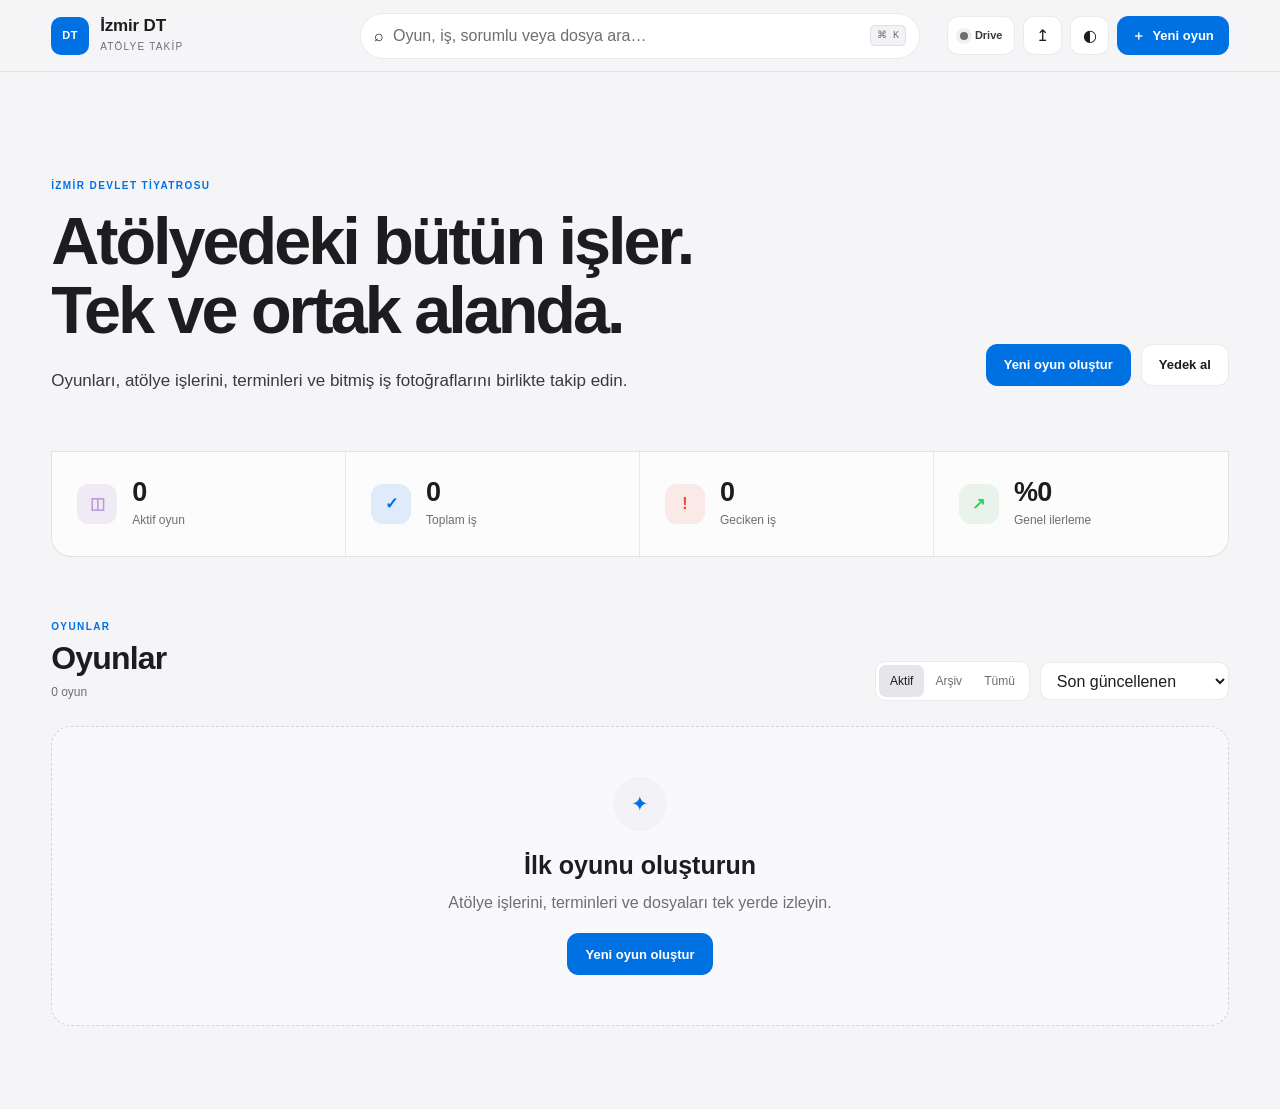
<file: index.html>
<!DOCTYPE html>
<html lang="tr">
<head>
  <meta charset="utf-8">
  <meta name="viewport" content="width=device-width, initial-scale=1">
  <meta name="theme-color" content="#f5f5f7">
  <meta name="description" content="İzmir Devlet Tiyatrosu oyunları, atölye işleri ve teknik dosyaları için ortak takip alanı.">
  <title>İzmir DT Atölye Takip</title>
  <link rel="manifest" href="./manifest.webmanifest">
  <link rel="stylesheet" href="./assets/styles.css?v=3.3.0">
  <script>
    (() => {
      const saved = localStorage.getItem("tiyatroTakipTheme");
      const light = saved === "light" || (!saved && matchMedia("(prefers-color-scheme: light)").matches);
      document.documentElement.dataset.theme = light ? "light" : "dark";
    })();
  </script>
</head>
<body>
  <a class="skip-link" href="#main-content">İçeriğe geç</a>

  <header class="app-header">
    <button class="brand" type="button" data-action="dashboard" aria-label="Ana sayfaya dön">
      <span class="brand-mark" aria-hidden="true">DT</span>
      <span>
        <strong>İzmir DT</strong>
        <small>Atölye Takip</small>
      </span>
    </button>

    <label class="global-search">
      <span aria-hidden="true">⌕</span>
      <input id="global-search" type="search" autocomplete="off" aria-label="Genel arama"
        placeholder="Oyun, iş, sorumlu veya dosya ara…">
      <kbd aria-hidden="true">⌘ K</kbd>
    </label>

    <div class="header-actions">
      <button id="drive-status-button" class="drive-status-button" type="button" data-action="open-storage"
        title="Ortak alan senkronizasyonu" aria-label="Ortak alan senkronizasyonu: bağlantı bekliyor">
        <span id="drive-status-dot" class="drive-status-dot" aria-hidden="true"></span>
        <span class="drive-status-label">Drive</span>
      </button>
      <button class="icon-button" type="button" data-action="open-storage" title="Veri ve yedekleme"
        aria-label="Veri ve yedekleme"><span aria-hidden="true">↥</span></button>
      <button class="icon-button" type="button" data-action="toggle-theme" title="Temayı değiştir"
        aria-label="Açık veya koyu temayı değiştir"><span id="theme-icon" aria-hidden="true">◐</span></button>
      <button class="button button-primary compact" type="button" data-action="new-production">
        <span aria-hidden="true">＋</span><span class="button-label">Yeni oyun</span>
      </button>
    </div>
  </header>

  <main id="main-content">
    <section id="dashboard-view" class="view">
      <div class="hero">
        <div>
          <p class="eyebrow">İZMİR DEVLET TİYATROSU</p>
          <h1>Atölyedeki bütün işler.<br><em>Tek ve ortak alanda.</em></h1>
          <p class="hero-copy">Oyunları, atölye işlerini, terminleri ve bitmiş iş fotoğraflarını birlikte takip edin.</p>
        </div>
        <div class="hero-actions">
          <button class="button button-primary" type="button" data-action="new-production">Yeni oyun oluştur</button>
          <button class="button button-secondary" type="button" data-action="export-data">Yedek al</button>
        </div>
      </div>

      <div class="stat-grid" role="group" aria-label="Genel üretim özeti">
        <article class="stat-card">
          <span class="stat-icon plum" aria-hidden="true">◫</span>
          <div><strong id="stat-productions">0</strong><span>Aktif oyun</span></div>
        </article>
        <article class="stat-card">
          <span class="stat-icon amber" aria-hidden="true">✓</span>
          <div><strong id="stat-tasks">0</strong><span>Toplam iş</span></div>
        </article>
        <article class="stat-card">
          <span class="stat-icon red" aria-hidden="true">!</span>
          <div><strong id="stat-overdue">0</strong><span>Geciken iş</span></div>
        </article>
        <article class="stat-card">
          <span class="stat-icon green" aria-hidden="true">↗</span>
          <div><strong id="stat-progress">%0</strong><span>Genel ilerleme</span></div>
        </article>
      </div>

      <section class="content-section" aria-labelledby="productions-title">
        <div class="section-heading">
          <div>
            <p class="eyebrow">OYUNLAR</p>
            <h2 id="productions-title">Oyunlar</h2>
            <p id="production-count" class="muted">0 oyun</p>
          </div>
          <div class="toolbar">
            <div class="segmented" role="group" aria-label="Oyun durumu">
              <button type="button" data-production-filter="active" aria-pressed="true">Aktif</button>
              <button type="button" data-production-filter="archived" aria-pressed="false">Arşiv</button>
              <button type="button" data-production-filter="all" aria-pressed="false">Tümü</button>
            </div>
            <label class="select-label">
              <span class="sr-only">Oyunları sırala</span>
              <select id="production-sort">
                <option value="updated">Son güncellenen</option>
                <option value="name">Ada göre</option>
                <option value="premiere">Prömiyere göre</option>
                <option value="progress">İlerlemeye göre</option>
              </select>
            </label>
          </div>
        </div>
        <div id="search-context" class="search-context hidden" aria-live="polite"></div>
        <div id="productions-grid" class="production-grid"></div>
      </section>
    </section>

    <section id="production-view" class="view hidden" aria-labelledby="production-title">
      <button class="back-link" type="button" data-action="dashboard">
        <span aria-hidden="true">←</span> Oyunlara dön
      </button>

      <div id="production-hero" class="production-hero">
        <div class="production-hero-shade"></div>
        <div class="production-hero-content">
          <div>
            <div id="production-state-badge" class="status-pill">Aktif oyun</div>
            <h1 id="production-title">—</h1>
            <p id="production-meta">—</p>
          </div>
          <div class="production-actions">
            <button class="button glass" type="button" data-action="print-report">Rapor</button>
            <button class="button glass" type="button" data-action="edit-production">Düzenle</button>
            <button class="button button-primary" type="button" data-action="new-task">＋ İş ekle</button>
            <button class="more-button" type="button" data-action="toggle-project-menu"
              aria-label="Diğer oyun işlemleri" aria-expanded="false">•••</button>
            <div id="project-menu" class="menu hidden">
              <button type="button" data-action="archive-production">Arşive taşı</button>
              <button class="danger-text" type="button" data-action="delete-production">Oyunu sil</button>
            </div>
          </div>
        </div>
        <div class="hero-progress"><span id="hero-progress-bar"></span></div>
      </div>

      <div class="project-stat-grid">
        <article><span>İlerleme</span><strong id="project-progress">%0</strong></article>
        <article><span>Tamamlanan</span><strong id="project-completed">0 / 0</strong></article>
        <article><span>Geciken</span><strong id="project-overdue">0</strong></article>
        <article><span>Yaklaşan termin</span><strong id="project-next-deadline">—</strong></article>
      </div>

      <div class="tabs-and-actions">
        <div class="tabs" role="tablist" aria-label="Oyun bölümleri">
          <button id="tab-board-button" type="button" role="tab" data-tab="board" aria-selected="true">Üretim panosu</button>
          <button id="tab-list-button" type="button" role="tab" data-tab="list" aria-selected="false">İş listesi</button>
          <button id="tab-files-button" type="button" role="tab" data-tab="files" aria-selected="false">Dosyalar <span id="file-count-badge">0</span></button>
        </div>
        <button class="button button-secondary compact" type="button" data-action="new-file">＋ Dosya ekle</button>
      </div>

      <div id="task-toolbar" class="task-toolbar">
        <label class="inline-search">
          <span aria-hidden="true">⌕</span>
          <input id="task-search" type="search" placeholder="Bu oyunda iş ara…">
        </label>
        <select id="department-filter" aria-label="Atölyeye göre filtrele">
          <option value="all">Tüm birimler</option>
        </select>
        <select id="priority-filter" aria-label="Önceliğe göre filtrele">
          <option value="all">Tüm öncelikler</option>
          <option value="urgent">Acil</option>
          <option value="high">Yüksek</option>
          <option value="normal">Normal</option>
          <option value="low">Düşük</option>
        </select>
        <span id="filtered-task-count" class="filter-result"></span>
      </div>

      <section id="tab-board" class="tab-panel" role="tabpanel" aria-labelledby="tab-board-button">
        <div id="kanban-board" class="kanban-board"></div>
      </section>

      <section id="tab-list" class="tab-panel hidden" role="tabpanel" aria-labelledby="tab-list-button">
        <div class="table-shell">
          <table>
            <thead>
              <tr><th>İş</th><th>Birim</th><th>Sorumlu</th><th>Termin</th><th>Durum</th><th></th></tr>
            </thead>
            <tbody id="task-list-body"></tbody>
          </table>
        </div>
      </section>

      <section id="tab-files" class="tab-panel hidden" role="tabpanel" aria-labelledby="tab-files-button">
        <div class="file-toolbar">
          <div>
            <h2>Teknik dosyalar</h2>
            <p>Çizimler, uygulama notları, bütçe belgeleri ve fotoğraflar.</p>
          </div>
          <select id="file-category-filter" aria-label="Dosya türüne göre filtrele">
            <option value="all">Tüm dosyalar</option>
            <option value="drawing">Teknik çizim</option>
            <option value="visual">Görsel / Fotoğraf</option>
            <option value="budget">Bütçe / Teklif</option>
            <option value="document">Belge</option>
            <option value="other">Diğer</option>
          </select>
        </div>
        <div id="files-grid" class="files-grid"></div>
      </section>
    </section>
  </main>

  <dialog id="production-dialog" class="modal">
    <form id="production-form" method="dialog">
      <div class="modal-header">
        <div><p class="eyebrow">OYUN</p><h2 id="production-dialog-title">Yeni oyun</h2></div>
        <button class="close-button" type="button" data-close-dialog="production-dialog" aria-label="Kapat">×</button>
      </div>
      <div class="form-grid">
        <label class="field full"><span>Oyun adı *</span><input id="production-name" type="text" maxlength="120" required></label>
        <label class="field"><span>Yönetmen</span><input id="production-director" type="text" maxlength="120"></label>
        <label class="field"><span>Sahne</span><input id="production-venue" type="text" maxlength="120"></label>
        <label class="field"><span>Prömiyer</span><input id="production-premiere" type="date"></label>
        <label class="field"><span>Durum</span>
          <select id="production-status"><option value="active">Aktif</option><option value="archived">Arşiv</option></select>
        </label>
        <label class="field full"><span>Üretim notu</span><textarea id="production-notes" rows="3" maxlength="1000"></textarea></label>
        <label class="upload-field full">
          <input id="production-poster" type="file" accept="image/png,image/jpeg,image/webp">
          <span class="upload-icon" aria-hidden="true">▧</span>
          <strong>Afiş veya sahne görseli</strong>
          <small>PNG, JPG veya WEBP · otomatik küçültülür</small>
          <span id="production-poster-name" class="selected-file"></span>
        </label>
      </div>
      <div class="modal-footer">
        <button class="button button-secondary" type="button" data-close-dialog="production-dialog">Vazgeç</button>
        <button class="button button-primary" type="submit">Kaydet</button>
      </div>
    </form>
  </dialog>

  <dialog id="task-dialog" class="modal">
    <form id="task-form" method="dialog">
      <div class="modal-header">
        <div><p class="eyebrow">ATÖLYE İŞİ</p><h2 id="task-dialog-title">Yeni iş</h2></div>
        <button class="close-button" type="button" data-close-dialog="task-dialog" aria-label="Kapat">×</button>
      </div>
      <div class="form-grid">
        <label class="field full"><span>İş tanımı *</span><input id="task-name" type="text" maxlength="160" required></label>
        <label class="field"><span>Birim / Atölye *</span><select id="task-department" required></select></label>
        <label class="field"><span>Durum</span>
          <select id="task-status">
            <option value="todo">Yapılacak</option><option value="doing">Üretimde</option><option value="done">Tamamlandı</option>
          </select>
        </label>
        <label class="field"><span>Öncelik</span>
          <select id="task-priority">
            <option value="normal">Normal</option><option value="urgent">Acil</option>
            <option value="high">Yüksek</option><option value="low">Düşük</option>
          </select>
        </label>
        <label class="field"><span>Sorumlu</span><input id="task-owner" type="text" maxlength="100" placeholder="Ad veya ekip"></label>
        <label class="field"><span>Başlangıç</span><input id="task-start" type="date"></label>
        <label class="field"><span>Termin</span><input id="task-deadline" type="date"></label>
        <label class="field full"><span>Açıklama / uygulama notu</span><textarea id="task-description" rows="4" maxlength="1500"></textarea></label>
        <label class="upload-field full">
          <input id="task-attachment" type="file">
          <span class="upload-icon" aria-hidden="true">＋</span>
          <strong>İşe dosya iliştir</strong>
          <small>Görsel, PDF veya ofis belgesi · en fazla 25 MB</small>
          <span id="task-attachment-name" class="selected-file"></span>
        </label>
      </div>
      <div class="modal-footer">
        <button class="button button-secondary" type="button" data-close-dialog="task-dialog">Vazgeç</button>
        <button class="button button-primary" type="submit">Kaydet</button>
      </div>
    </form>
  </dialog>

  <dialog id="task-detail-dialog" class="modal detail-modal">
    <div id="task-detail-content"></div>
  </dialog>

  <dialog id="file-dialog" class="modal">
    <form id="file-form" method="dialog">
      <div class="modal-header">
        <div><p class="eyebrow">TEKNİK ARŞİV</p><h2>Dosya ekle</h2></div>
        <button class="close-button" type="button" data-close-dialog="file-dialog" aria-label="Kapat">×</button>
      </div>
      <div class="form-grid">
        <label class="field full"><span>Dosya adı *</span><input id="file-name" type="text" maxlength="160" required></label>
        <label class="field full"><span>Kategori</span>
          <select id="file-category">
            <option value="drawing">Teknik çizim</option><option value="visual">Görsel / Fotoğraf</option>
            <option value="budget">Bütçe / Teklif</option><option value="document">Belge</option><option value="other">Diğer</option>
          </select>
        </label>
        <label class="upload-field full">
          <input id="file-input" type="file" required>
          <span class="upload-icon" aria-hidden="true">↥</span>
          <strong>Dosya seçin</strong>
          <small>Görsel, PDF, DOCX, XLSX, DWG ve diğer belgeler · en fazla 25 MB</small>
          <span id="file-input-name" class="selected-file"></span>
        </label>
      </div>
      <div class="modal-footer">
        <button class="button button-secondary" type="button" data-close-dialog="file-dialog">Vazgeç</button>
        <button class="button button-primary" type="submit">Yükle</button>
      </div>
    </form>
  </dialog>

  <dialog id="storage-dialog" class="modal storage-modal">
    <div class="modal-header">
      <div><p class="eyebrow">VERİ GÜVENLİĞİ</p><h2>Yedekleme ve depolama</h2></div>
      <button class="close-button" type="button" data-close-dialog="storage-dialog" aria-label="Kapat">×</button>
    </div>
    <div class="storage-status-card">
      <div>
        <span id="storage-dot" class="online-dot"></span>
        <div><strong id="storage-mode">Bu cihazda kayıtlı</strong><small id="storage-detail">Hazırlanıyor…</small></div>
      </div>
      <strong id="storage-used">—</strong>
    </div>
    <section class="cloud-card" aria-labelledby="cloud-card-title">
      <div class="cloud-card-heading">
        <span id="cloud-dot" class="cloud-dot" aria-hidden="true"></span>
        <div>
          <strong id="cloud-card-title">Merkezi Google Drive hesabı</strong>
          <small id="cloud-detail">Ortak alan otomatik bağlanıyor…</small>
        </div>
      </div>
      <div class="cloud-actions">
        <button id="drive-connect-button" class="button button-primary" type="button" data-action="connect-drive">Bağlantıyı denetle</button>
        <button id="drive-pull-button" class="button button-secondary" type="button" data-action="pull-drive" disabled>Buluttan yenile</button>
        <button id="drive-push-button" class="button button-secondary" type="button" data-action="push-drive" disabled>Şimdi eşitle</button>
      </div>
      <p id="cloud-last-sync" class="cloud-last-sync">Ortak hesap: tiyatrouretimtakip@gmail.com</p>
    </section>
    <div class="storage-actions">
      <button type="button" data-action="export-data"><span aria-hidden="true">↓</span><strong>Yedek indir</strong><small>Bütün oyunları ve dosyaları JSON olarak kaydeder.</small></button>
      <button type="button" data-action="import-data"><span aria-hidden="true">↑</span><strong>Yedeği geri yükle</strong><small>Başka cihazdan alınan yedeği açar.</small></button>
      <button type="button" data-action="request-persistent-storage"><span aria-hidden="true">◇</span><strong>Kalıcı depolamayı etkinleştir</strong><small>Tarayıcının otomatik alan temizliğine karşı koruma ister.</small></button>
    </div>
    <p class="storage-note">Bu cihaz bir kez atölye bağlantısıyla açıldığında oyunlar, işler ve fotoğraflar otomatik olarak ortak Drive alanına yüklenir. Çalışanların Google hesabı seçmesi gerekmez.</p>
  </dialog>

  <input id="import-input" type="file" accept="application/json,.json" hidden>
  <div id="toast-region" class="toast-region" aria-live="polite" aria-atomic="true"></div>

  <noscript>Bu uygulamayı kullanmak için JavaScript etkin olmalıdır.</noscript>
  <script src="./assets/app.js?v=3.3.0" defer></script>
</body>
</html>
</file>
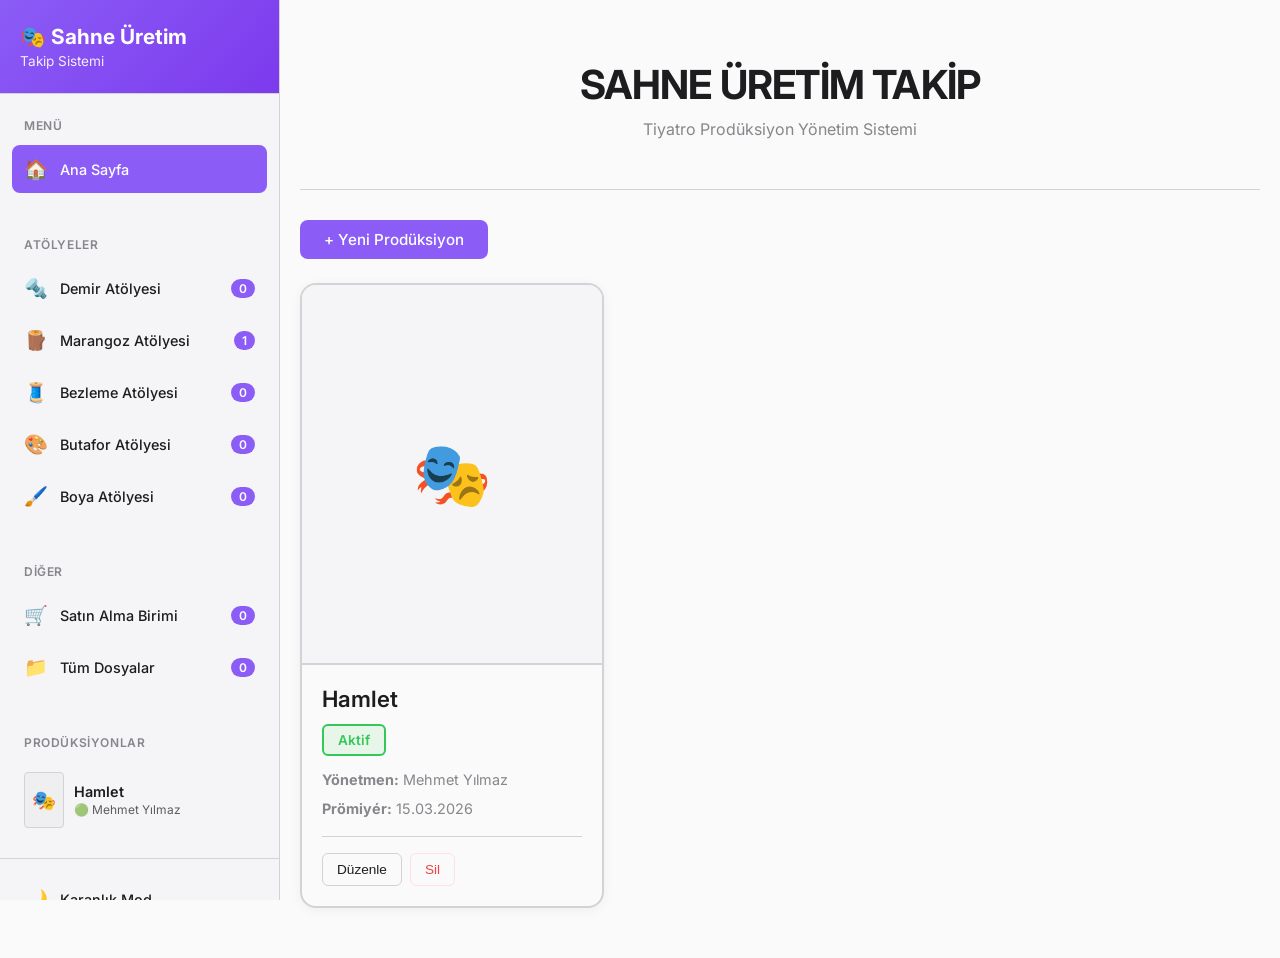
<file: index.html.html>
<!DOCTYPE html>
<html lang="tr">
<head>
    <meta charset="UTF-8">
    <meta name="viewport" content="width=device-width, initial-scale=1.0">
    <title>Sahne Üretim Takip Sistemi</title>
    <style>
        @import url('https://fonts.googleapis.com/css2?family=Inter:wght@300;400;500;600;700&display=swap');
        
        :root {
            --primary: #8b5cf6;
            --primary-dark: #7c3aed;
            --primary-light: #a78bfa;
            --bg-main: #fafafa;
            --bg-secondary: #f5f5f7;
            --bg-tertiary: #efefef;
            --text-primary: #1d1d1f;
            --text-secondary: #86868b;
            --border: #d2d2d7;
            --success: #34c759;
            --success-light: #e8f5e9;
            --warning: #ff9500;
            --warning-light: #fff3e0;
            --info: #007aff;
            --info-light: #e3f2fd;
            --danger: #ff3b30;
            --danger-light: #ffebee;
            --shadow: rgba(0, 0, 0, 0.05);
            --overlay: rgba(0, 0, 0, 0.3);
        }
        
        [data-theme="dark"] {
            --primary: #a78bfa;
            --primary-dark: #9333ea;
            --primary-light: #c4b5fd;
            --bg-main: #1c1c1e;
            --bg-secondary: #2c2c2e;
            --bg-tertiary: #3a3a3c;
            --text-primary: #f5f5f7;
            --text-secondary: #98989d;
            --border: #38383a;
            --success: #30d158;
            --success-light: #1e3a28;
            --warning: #ff9f0a;
            --warning-light: #3d2f1f;
            --info: #0a84ff;
            --info-light: #1e2b3d;
            --danger: #ff453a;
            --danger-light: #3d1f1f;
            --shadow: rgba(0, 0, 0, 0.3);
            --overlay: rgba(0, 0, 0, 0.6);
        }
        
        * {
            margin: 0;
            padding: 0;
            box-sizing: border-box;
        }
        
        html {
            transition: background-color 0.3s ease, color 0.3s ease;
        }
        
        body {
            font-family: 'Inter', sans-serif;
            background: var(--bg-main);
            color: var(--text-primary);
            min-height: 100vh;
            overflow-x: hidden;
            transition: background-color 0.3s ease, color 0.3s ease;
        }
        
        /* Sidebar */
        .sidebar {
            width: 280px;
            background: var(--bg-secondary);
            border-right: 1px solid var(--border);
            height: 100vh;
            position: fixed;
            left: 0;
            top: 0;
            overflow-y: auto;
            z-index: 100;
        }
        
        .sidebar-header {
            padding: 24px 20px;
            border-bottom: 1px solid var(--border);
            background: linear-gradient(135deg, var(--primary), var(--primary-dark));
            color: white;
        }
        
        .sidebar-header h2 {
            font-size: 1.3em;
            font-weight: 700;
            margin-bottom: 4px;
        }
        
        .sidebar-header p {
            font-size: 0.85em;
            opacity: 0.9;
        }
        
        .sidebar-section {
            padding: 16px 12px;
        }
        
        .sidebar-section-title {
            font-size: 0.75em;
            font-weight: 600;
            text-transform: uppercase;
            letter-spacing: 0.05em;
            color: var(--text-secondary);
            padding: 8px 12px;
            margin-bottom: 4px;
        }
        
        .sidebar-menu-item {
            display: flex;
            align-items: center;
            gap: 12px;
            padding: 12px 12px;
            border-radius: 8px;
            cursor: pointer;
            transition: all 0.2s;
            margin-bottom: 4px;
            color: var(--text-primary);
            text-decoration: none;
        }
        
        .sidebar-menu-item:hover {
            background: white;
            transform: translateX(4px);
        }
        
        .sidebar-menu-item.active {
            background: var(--primary);
            color: white;
        }
        
        .sidebar-menu-item .icon {
            font-size: 1.2em;
            width: 24px;
            text-align: center;
        }
        
        .sidebar-menu-item .text {
            flex: 1;
            font-size: 0.9em;
            font-weight: 500;
        }
        
        .sidebar-menu-item .badge {
            background: var(--primary);
            color: white;
            padding: 2px 8px;
            border-radius: 10px;
            font-size: 0.75em;
            font-weight: 600;
        }
        
        .sidebar-menu-item.active .badge {
            background: white;
            color: var(--primary);
        }
        
        .sidebar-productions {
            max-height: 400px;
            overflow-y: auto;
        }
        
        .sidebar-production-item {
            display: flex;
            align-items: center;
            gap: 10px;
            padding: 10px 12px;
            border-radius: 8px;
            cursor: pointer;
            transition: all 0.2s;
            margin-bottom: 4px;
        }
        
        .sidebar-production-item:hover {
            background: white;
        }
        
        .sidebar-production-item.active {
            background: var(--primary);
            color: white;
        }
        
        .sidebar-production-poster {
            width: 40px;
            height: 56px;
            border-radius: 4px;
            object-fit: cover;
            background: var(--bg-tertiary);
            display: flex;
            align-items: center;
            justify-content: center;
            font-size: 1.2em;
            flex-shrink: 0;
            border: 1px solid var(--border);
        }
        
        .sidebar-production-poster img {
            width: 100%;
            height: 100%;
            object-fit: cover;
            border-radius: 4px;
        }
        
        .sidebar-production-info {
            flex: 1;
            min-width: 0;
        }
        
        .sidebar-production-title {
            font-weight: 600;
            font-size: 0.9em;
            white-space: nowrap;
            overflow: hidden;
            text-overflow: ellipsis;
        }
        
        .sidebar-production-meta {
            font-size: 0.75em;
            opacity: 0.7;
            margin-top: 2px;
        }
        
        .app-container {
            flex: 1;
            margin-left: 280px;
            padding: 20px;
            max-width: calc(1600px + 280px);
        }
        
        /* Header */
        .header {
            text-align: center;
            padding: 40px 20px 30px;
            position: relative;
            margin-bottom: 30px;
            border-bottom: 1px solid var(--border);
            background: var(--bg-main);
        }
        
        .header h1 {
            font-size: 2.5em;
            font-weight: 700;
            letter-spacing: -0.02em;
            color: var(--text-primary);
            margin-bottom: 10px;
        }
        
        .header p {
            font-size: 1em;
            color: var(--text-secondary);
            margin-bottom: 20px;
        }
        
        /* User Role Badge */
        .user-info {
            display: flex;
            justify-content: center;
            align-items: center;
            gap: 10px;
            margin-top: 15px;
        }
        
        .role-badge {
            padding: 6px 16px;
            border-radius: 20px;
            font-size: 0.85em;
            font-weight: 600;
        }
        
        .role-admin {
            background: linear-gradient(135deg, #7c3aed, #8b5cf6);
            color: white;
        }
        
        .role-manager {
            background: linear-gradient(135deg, #059669, #14b8a6);
            color: white;
        }
        
        .role-viewer {
            background: var(--bg-secondary);
            color: var(--text-secondary);
            border: 1px solid var(--border);
        }
        
        .change-role-btn {
            padding: 6px 12px;
            border: 1px solid var(--border);
            background: var(--bg-main);
            border-radius: 6px;
            font-size: 0.85em;
            cursor: pointer;
            transition: all 0.2s;
        }
        
        .change-role-btn:hover {
            background: var(--bg-secondary);
        }
        
        /* Back Button */
        .back-button {
            display: inline-flex;
            align-items: center;
            gap: 8px;
            padding: 10px 20px;
            background: var(--bg-secondary);
            border: 1px solid var(--border);
            border-radius: 8px;
            color: var(--text-primary);
            font-weight: 500;
            cursor: pointer;
            transition: all 0.2s;
            margin-bottom: 20px;
        }
        
        .back-button:hover {
            background: var(--bg-tertiary);
            border-color: var(--primary);
            color: var(--primary);
        }
        
        /* Views */
        .view {
            display: none;
        }
        
        .view.active {
            display: block;
        }
        
        /* Production Cards with Posters */
        .productions-grid {
            display: grid;
            grid-template-columns: repeat(auto-fill, minmax(280px, 1fr));
            gap: 24px;
            margin-bottom: 30px;
        }
        
        .production-card {
            background: var(--bg-main);
            border: 2px solid var(--border);
            border-radius: 16px;
            overflow: hidden;
            transition: all 0.3s ease;
            box-shadow: 0 2px 12px var(--shadow);
            cursor: pointer;
        }
        
        .production-card:hover {
            transform: translateY(-4px);
            box-shadow: 0 8px 24px var(--shadow);
            border-color: var(--primary);
        }
        
        .production-poster {
            width: 100%;
            height: 380px;
            object-fit: cover;
            background: var(--bg-secondary);
            display: flex;
            align-items: center;
            justify-content: center;
            font-size: 4em;
            color: var(--text-secondary);
            border-bottom: 2px solid var(--border);
        }
        
        .production-poster img {
            width: 100%;
            height: 100%;
            object-fit: cover;
        }
        
        .production-card-content {
            padding: 20px;
        }
        
        .production-card h3 {
            font-size: 1.4em;
            font-weight: 600;
            color: var(--text-primary);
            margin-bottom: 12px;
        }
        
        .production-status {
            display: inline-block;
            padding: 6px 14px;
            border-radius: 6px;
            font-size: 0.85em;
            font-weight: 600;
            margin-bottom: 12px;
        }
        
        .status-active { 
            background: var(--success-light); 
            color: var(--success); 
            border: 2px solid var(--success);
        }
        .status-pending { 
            background: var(--warning-light); 
            color: var(--warning); 
            border: 2px solid var(--warning);
        }
        .status-completed { 
            background: var(--info-light); 
            color: var(--info); 
            border: 2px solid var(--info);
        }
        
        .production-meta {
            font-size: 0.9em;
            color: var(--text-secondary);
            line-height: 1.6;
        }
        
        .production-meta div {
            margin-bottom: 6px;
        }
        
        .production-actions {
            margin-top: 16px;
            padding-top: 16px;
            border-top: 1px solid var(--border);
            display: flex;
            gap: 8px;
        }
        
        /* Production Detail View */
        .production-detail-header {
            background: linear-gradient(135deg, var(--primary), var(--primary-dark));
            border-radius: 16px;
            padding: 32px;
            color: white;
            margin-bottom: 30px;
            display: flex;
            gap: 32px;
            align-items: start;
        }
        
        .production-detail-poster {
            width: 200px;
            height: 280px;
            border-radius: 12px;
            object-fit: cover;
            background: var(--bg-tertiary);
            display: flex;
            align-items: center;
            justify-content: center;
            font-size: 3em;
            flex-shrink: 0;
            border: 3px solid var(--border);
        }
        
        .production-detail-poster img {
            width: 100%;
            height: 100%;
            object-fit: cover;
            border-radius: 9px;
        }
        
        .production-detail-info {
            flex: 1;
        }
        
        .production-detail-info h2 {
            font-size: 2.2em;
            font-weight: 700;
            margin-bottom: 16px;
        }
        
        .production-detail-info .meta-grid {
            display: grid;
            grid-template-columns: repeat(auto-fit, minmax(200px, 1fr));
            gap: 16px;
            margin-top: 20px;
        }
        
        .meta-item {
            background: var(--bg-tertiary);
            padding: 12px 16px;
            border-radius: 8px;
            border: 1px solid var(--border);
        }
        
        .meta-item label {
            font-size: 0.85em;
            opacity: 0.8;
            display: block;
            margin-bottom: 4px;
        }
        
        .meta-item value {
            font-size: 1.1em;
            font-weight: 600;
        }
        
        /* Tabs in Production Detail */
        .production-tabs {
            display: flex;
            gap: 8px;
            margin-bottom: 24px;
            border-bottom: 2px solid var(--border);
            padding-bottom: 0;
        }
        
        .production-tab {
            padding: 12px 24px;
            background: transparent;
            border: none;
            color: var(--text-secondary);
            font-family: 'Inter', sans-serif;
            font-size: 0.95em;
            font-weight: 500;
            cursor: pointer;
            transition: all 0.2s;
            border-bottom: 3px solid transparent;
            margin-bottom: -2px;
        }
        
        .production-tab:hover {
            color: var(--text-primary);
        }
        
        .production-tab.active {
            color: var(--primary);
            border-bottom-color: var(--primary);
        }
        
        .production-tab-content {
            display: none;
        }
        
        .production-tab-content.active {
            display: block;
        }
        
        /* Workshop Items */
        .workshop-list {
            display: flex;
            flex-direction: column;
            gap: 16px;
        }
        
        .workshop-item {
            background: var(--bg-main);
            border: 2px solid var(--border);
            border-left: 4px solid var(--primary);
            border-radius: 8px;
            padding: 20px;
            transition: all 0.2s ease;
            box-shadow: 0 1px 3px var(--shadow);
        }
        
        .workshop-item:hover {
            transform: translateX(4px);
            box-shadow: 0 2px 8px var(--shadow);
        }
        
        .workshop-item h4 {
            color: var(--text-primary);
            font-size: 1.2em;
            font-weight: 600;
            margin-bottom: 12px;
        }
        
        .workshop-status-badge {
            padding: 6px 14px;
            border-radius: 6px;
            font-size: 0.85em;
            font-weight: 600;
            margin-bottom: 12px;
            display: inline-block;
        }
        
        .workshop-status-beklemede {
            background: var(--warning-light);
            color: var(--warning);
            border: 2px solid var(--warning);
        }
        
        .workshop-status-devam {
            background: var(--info-light);
            color: var(--info);
            border: 2px solid var(--info);
        }
        
        .workshop-status-tamamlandi {
            background: var(--success-light);
            color: var(--success);
            border: 2px solid var(--success);
        }
        
        .workshop-meta {
            display: flex;
            gap: 16px;
            flex-wrap: wrap;
            margin-top: 10px;
            font-size: 0.9em;
            color: var(--text-secondary);
        }
        
        .workshop-meta span {
            display: flex;
            align-items: center;
            gap: 6px;
        }
        
        .progress-bar {
            width: 100%;
            height: 8px;
            background: var(--bg-secondary);
            border-radius: 10px;
            overflow: hidden;
            margin-top: 12px;
        }
        
        .progress-fill {
            height: 100%;
            background: var(--primary);
            border-radius: 10px;
            transition: width 0.5s ease;
        }
        
        .workshop-photos {
            display: flex;
            gap: 8px;
            margin-top: 12px;
            flex-wrap: wrap;
        }
        
        .workshop-photo {
            width: 80px;
            height: 80px;
            border-radius: 8px;
            object-fit: cover;
            border: 2px solid var(--border);
            cursor: pointer;
            transition: all 0.2s;
        }
        
        .workshop-photo:hover {
            transform: scale(1.05);
            border-color: var(--primary);
        }
        
        /* Procurement Table */
        .procurement-table {
            width: 100%;
            border-collapse: separate;
            border-spacing: 0;
            margin-top: 20px;
            border: 2px solid var(--border);
            border-radius: 12px;
            overflow: hidden;
        }
        
        .procurement-table th {
            background: var(--bg-secondary);
            color: var(--text-primary);
            padding: 14px 16px;
            text-align: left;
            font-size: 0.9em;
            font-weight: 600;
            border-bottom: 2px solid var(--border);
        }
        
        .procurement-table td {
            padding: 14px 16px;
            border-bottom: 1px solid var(--border);
            background: var(--bg-main);
            color: var(--text-primary);
        }
        
        .procurement-table tr:last-child td {
            border-bottom: none;
        }
        
        .procurement-table tr:hover td {
            background: var(--bg-secondary);
        }
        
        /* Files Grid */
        .files-grid {
            display: grid;
            grid-template-columns: repeat(auto-fill, minmax(280px, 1fr));
            gap: 20px;
        }
        
        .file-card {
            background: var(--bg-main);
            border: 2px solid var(--border);
            border-radius: 12px;
            padding: 20px;
            transition: all 0.2s;
            box-shadow: 0 1px 3px var(--shadow);
        }
        
        .file-card:hover {
            border-color: var(--primary);
            transform: translateY(-2px);
            box-shadow: 0 4px 12px var(--shadow);
        }
        
        .file-card h4 {
            font-size: 1.2em;
            font-weight: 600;
            margin-bottom: 12px;
            color: var(--text-primary);
        }
        
        .file-tags {
            display: flex;
            gap: 8px;
            flex-wrap: wrap;
            margin-top: 12px;
        }
        
        .file-tag {
            padding: 4px 12px;
            background: var(--bg-secondary);
            border: 1px solid var(--border);
            border-radius: 20px;
            font-size: 0.85em;
            color: var(--text-primary);
        }
        
        .file-tag.tag-teknik {
            background: #dbeafe;
            color: #1e40af;
            border-color: #3b82f6;
        }
        
        .file-tag.tag-maket {
            background: #fce7f3;
            color: #9f1239;
            border-color: #ec4899;
        }
        
        .file-tag.tag-kostum {
            background: #f3e8ff;
            color: #6b21a8;
            border-color: #a855f7;
        }
        
        .file-tag.tag-isik {
            background: #fef3c7;
            color: #b45309;
            border-color: #f59e0b;
        }
        
        /* Buttons */
        .btn {
            padding: 10px 24px;
            border: 1px solid var(--border);
            background: var(--bg-main);
            color: var(--text-primary);
            font-family: 'Inter', sans-serif;
            font-size: 0.95em;
            font-weight: 500;
            cursor: pointer;
            transition: all 0.2s ease;
            border-radius: 8px;
        }
        
        .btn:hover {
            background: var(--bg-secondary);
            border-color: var(--text-secondary);
        }
        
        .btn-primary {
            background: var(--primary);
            color: white;
            border: none;
        }
        
        .btn-primary:hover {
            background: var(--primary-dark);
        }
        
        .btn-small {
            padding: 8px 14px;
            font-size: 0.85em;
            border-radius: 6px;
            border: 1px solid var(--border);
            background: var(--bg-main);
            color: var(--text-primary);
            cursor: pointer;
            transition: all 0.2s;
            font-weight: 500;
        }
        
        .btn-small:hover {
            background: var(--bg-secondary);
        }
        
        .btn-delete {
            color: #ef4444;
            border-color: #fee2e2;
        }
        
        .btn-delete:hover {
            background: #fef2f2;
        }
        
        .btn:disabled {
            opacity: 0.5;
            cursor: not-allowed;
        }
        
        /* Modal */
        .modal {
            display: none;
            position: fixed;
            top: 0;
            left: 0;
            width: 100%;
            height: 100%;
            background: var(--overlay);
            z-index: 1000;
            justify-content: center;
            align-items: center;
            backdrop-filter: blur(8px);
            -webkit-backdrop-filter: blur(8px);
        }
        
        .modal.active {
            display: flex;
        }
        
        .modal-content {
            background: var(--bg-main);
            border-radius: 16px;
            padding: 32px;
            max-width: 600px;
            width: 90%;
            max-height: 90vh;
            overflow-y: auto;
            position: relative;
            box-shadow: 0 20px 60px rgba(0, 0, 0, 0.15);
        }
        
        .close-modal {
            position: absolute;
            top: 20px;
            right: 20px;
            font-size: 1.5em;
            color: var(--text-secondary);
            cursor: pointer;
            width: 32px;
            height: 32px;
            display: flex;
            align-items: center;
            justify-content: center;
            border-radius: 8px;
            transition: all 0.2s;
        }
        
        .close-modal:hover {
            background: var(--bg-secondary);
            color: var(--text-primary);
        }
        
        .modal h2 {
            font-size: 1.5em;
            font-weight: 600;
            margin-bottom: 24px;
            color: var(--text-primary);
        }
        
        .form-group {
            margin-bottom: 20px;
        }
        
        .form-group label {
            display: block;
            margin-bottom: 6px;
            color: var(--text-primary);
            font-weight: 500;
            font-size: 0.9em;
        }
        
        .form-group input,
        .form-group select,
        .form-group textarea {
            width: 100%;
            padding: 10px 12px;
            background: var(--bg-main);
            border: 1px solid var(--border);
            border-radius: 8px;
            color: var(--text-primary);
            font-family: 'Inter', sans-serif;
            font-size: 0.95em;
            transition: all 0.2s ease;
        }
        
        .form-group input:focus,
        .form-group select:focus,
        .form-group textarea:focus {
            outline: none;
            border-color: var(--primary);
            box-shadow: 0 0 0 3px rgba(124, 58, 237, 0.1);
        }
        
        .form-group textarea {
            resize: vertical;
            min-height: 100px;
        }
        
        /* File/Photo Upload */
        .file-upload {
            border: 2px dashed var(--border);
            border-radius: 8px;
            padding: 32px;
            text-align: center;
            cursor: pointer;
            transition: all 0.2s ease;
            background: var(--bg-secondary);
        }
        
        .file-upload:hover {
            border-color: var(--primary);
            background: rgba(124, 58, 237, 0.05);
        }
        
        .file-upload input[type="file"] {
            display: none;
        }
        
        .photo-preview {
            display: flex;
            gap: 10px;
            margin-top: 12px;
            flex-wrap: wrap;
        }
        
        .photo-preview-item {
            position: relative;
            width: 100px;
            height: 100px;
        }
        
        .photo-preview-item img {
            width: 100%;
            height: 100%;
            object-fit: cover;
            border-radius: 8px;
            border: 2px solid var(--border);
        }
        
        .photo-preview-item .remove {
            position: absolute;
            top: -8px;
            right: -8px;
            width: 24px;
            height: 24px;
            border-radius: 50%;
            background: #ef4444;
            color: white;
            display: flex;
            align-items: center;
            justify-content: center;
            cursor: pointer;
            font-size: 14px;
            font-weight: bold;
        }
        
        /* Empty State */
        .empty-state {
            text-align: center;
            padding: 60px 20px;
            color: var(--text-secondary);
        }
        
        .empty-state-icon {
            font-size: 4em;
            margin-bottom: 16px;
            opacity: 0.3;
        }
        
        .empty-state h3 {
            font-size: 1.3em;
            margin-bottom: 8px;
            color: var(--text-primary);
        }
        
        .empty-state p {
            font-size: 0.95em;
        }
        
        /* Responsive */
        @media (max-width: 768px) {
            .sidebar {
                transform: translateX(-100%);
                transition: transform 0.3s;
            }
            
            .sidebar.mobile-open {
                transform: translateX(0);
            }
            
            .app-container {
                margin-left: 0;
            }
            
            .mobile-menu-toggle {
                display: block;
                position: fixed;
                top: 20px;
                left: 20px;
                z-index: 101;
                background: var(--primary);
                color: white;
                border: none;
                width: 40px;
                height: 40px;
                border-radius: 8px;
                font-size: 1.2em;
                cursor: pointer;
            }
            
            .header h1 { font-size: 2em; }
            .productions-grid { grid-template-columns: 1fr; }
            .production-detail-header { flex-direction: column; }
            .production-detail-poster { width: 100%; height: 300px; }
            .files-grid { grid-template-columns: 1fr; }
            .procurement-table { font-size: 0.85em; }
        }
        
        .mobile-menu-toggle {
            display: none;
        }
    </style>
</head>
<body>
    <button class="mobile-menu-toggle" onclick="toggleMobileSidebar()">☰</button>
    
    <!-- Sidebar -->
    <div class="sidebar" id="sidebar">
        <div class="sidebar-header">
            <h2>🎭 Sahne Üretim</h2>
            <p>Takip Sistemi</p>
        </div>
        
        <div class="sidebar-section">
            <div class="sidebar-section-title">Menü</div>
            <div class="sidebar-menu-item active" onclick="goToMainView()">
                <span class="icon">🏠</span>
                <span class="text">Ana Sayfa</span>
            </div>
        </div>
        
        <div class="sidebar-section">
            <div class="sidebar-section-title">Atölyeler</div>
            <div class="sidebar-menu-item" onclick="showWorkshopCategory('Demir')">
                <span class="icon">🔩</span>
                <span class="text">Demir Atölyesi</span>
                <span class="badge" id="workshopBadgeDemir">0</span>
            </div>
            <div class="sidebar-menu-item" onclick="showWorkshopCategory('Marangoz')">
                <span class="icon">🪵</span>
                <span class="text">Marangoz Atölyesi</span>
                <span class="badge" id="workshopBadgeMarangoz">0</span>
            </div>
            <div class="sidebar-menu-item" onclick="showWorkshopCategory('Bezleme')">
                <span class="icon">🧵</span>
                <span class="text">Bezleme Atölyesi</span>
                <span class="badge" id="workshopBadgeBezleme">0</span>
            </div>
            <div class="sidebar-menu-item" onclick="showWorkshopCategory('Butafor')">
                <span class="icon">🎨</span>
                <span class="text">Butafor Atölyesi</span>
                <span class="badge" id="workshopBadgeButafor">0</span>
            </div>
            <div class="sidebar-menu-item" onclick="showWorkshopCategory('Boya')">
                <span class="icon">🖌️</span>
                <span class="text">Boya Atölyesi</span>
                <span class="badge" id="workshopBadgeBoya">0</span>
            </div>
        </div>
        
        <div class="sidebar-section">
            <div class="sidebar-section-title">Diğer</div>
            <div class="sidebar-menu-item" onclick="showProcurementView()">
                <span class="icon">🛒</span>
                <span class="text">Satın Alma Birimi</span>
                <span class="badge" id="totalProcurementsBadge">0</span>
            </div>
            <div class="sidebar-menu-item" onclick="showAllFiles()">
                <span class="icon">📁</span>
                <span class="text">Tüm Dosyalar</span>
                <span class="badge" id="totalFilesBadge">0</span>
            </div>
        </div>
        
        <div class="sidebar-section">
            <div class="sidebar-section-title">Prodüksiyonlar</div>
            <div class="sidebar-productions" id="sidebarProductions">
                <!-- Will be populated dynamically -->
            </div>
        </div>
        
        <div class="sidebar-section" style="border-top: 1px solid var(--border); padding-top: 16px;">
            <div class="sidebar-menu-item" onclick="toggleTheme()" style="margin-bottom: 12px;">
                <span class="icon" id="themeIcon">🌙</span>
                <span class="text" id="themeText">Karanlık Mod</span>
            </div>
            
            <div class="user-info" style="flex-direction: column; gap: 8px;">
                <span class="role-badge role-admin" id="roleBadgeSidebar" style="width: 100%; text-align: center;">Yönetici</span>
                <button class="change-role-btn" onclick="openModal('roleModal')" style="width: 100%;">Rol Değiştir</button>
            </div>
        </div>
    </div>
    
    <div class="app-container">
        <header class="header">
            <h1>SAHNE ÜRETİM TAKİP</h1>
            <p>Tiyatro Prodüksiyon Yönetim Sistemi</p>
        </header>
        
        <!-- Main View: Productions List -->
        <div id="mainView" class="view active">
            <div style="margin-bottom: 24px;">
                <button class="btn btn-primary" onclick="openModal('projectModal')" id="btnAddProject">
                    <span>+ Yeni Prodüksiyon</span>
                </button>
            </div>
            
            <div class="productions-grid" id="productionsGrid"></div>
        </div>
        
        <!-- Production Detail View -->
        <div id="productionDetailView" class="view">
            <button class="back-button" onclick="goToMainView()">
                ← Ana Sayfaya Dön
            </button>
            <button class="back-button" onclick="goToMainView()">
                ← Ana Sayfaya Dön
            </button>
            
            <div class="production-detail-header" id="productionDetailHeader">
                <!-- Will be populated dynamically -->
            </div>
            
            <div class="production-tabs">
                <button class="production-tab active" data-tab="overview">Genel Bakış</button>
                <button class="production-tab" data-tab="workshops">Atölye İşleri</button>
                <button class="production-tab" data-tab="procurement">Satınalma</button>
                <button class="production-tab" data-tab="files">Dosyalar</button>
            </div>
            
            <!-- Overview Tab -->
            <div id="overview" class="production-tab-content active">
                <div id="productionOverview"></div>
            </div>
            
            <!-- Workshops Tab -->
            <div id="workshops" class="production-tab-content">
                <div style="margin-bottom: 20px;">
                    <button class="btn btn-primary" onclick="openAddWorkshopModal()" id="btnAddWorkshopDetail">
                        <span>+ Atölye İşi Ekle</span>
                    </button>
                </div>
                <div class="workshop-list" id="productionWorkshops"></div>
            </div>
            
            <!-- Procurement Tab -->
            <div id="procurement" class="production-tab-content">
                <div style="margin-bottom: 20px;">
                    <button class="btn btn-primary" onclick="openAddProcurementModal()" id="btnAddProcurementDetail">
                        <span>+ Satınalma Ekle</span>
                    </button>
                </div>
                <table class="procurement-table">
                    <thead>
                        <tr>
                            <th>Malzeme</th>
                            <th>Miktar</th>
                            <th>Tedarikçi</th>
                            <th>Durum</th>
                            <th>Termin</th>
                            <th>İşlemler</th>
                        </tr>
                    </thead>
                    <tbody id="productionProcurements"></tbody>
                </table>
            </div>
            
            <!-- Files Tab -->
            <div id="files" class="production-tab-content">
                <div style="margin-bottom: 20px;">
                    <button class="btn btn-primary" onclick="openAddFileModal()" id="btnAddFileDetail">
                        <span>+ Dosya Ekle</span>
                    </button>
                </div>
                <div class="files-grid" id="productionFiles"></div>
            </div>
        </div>
        
        <!-- Workshop Category View -->
        <div id="workshopCategoryView" class="view">
            <button class="back-button" onclick="goToMainView()">
                ← Ana Sayfaya Dön
            </button>
            
            <div style="text-align: center; padding: 40px 20px 30px; margin-bottom: 30px; border-bottom: 1px solid var(--border);">
                <h1 id="workshopCategoryTitle" style="font-size: 2.5em; font-weight: 700; margin-bottom: 10px;">Atölye</h1>
                <p id="workshopCategorySubtitle" style="color: var(--text-secondary);">Tüm prodüksiyonlardaki işler</p>
            </div>
            
            <div style="margin-bottom: 20px;">
                <button class="btn btn-primary" onclick="openAddWorkshopForCategory()" id="btnAddWorkshopCategory">
                    <span>+ İş Emri Ekle</span>
                </button>
            </div>
            
            <div class="workshop-list" id="workshopCategoryList"></div>
        </div>
        
        <!-- Procurement View -->
        <div id="procurementView" class="view">
            <button class="back-button" onclick="goToMainView()">
                ← Ana Sayfaya Dön
            </button>
            
            <div style="text-align: center; padding: 40px 20px 30px; margin-bottom: 30px; border-bottom: 1px solid var(--border);">
                <h1 style="font-size: 2.5em; font-weight: 700; margin-bottom: 10px;">🛒 Satın Alma Birimi</h1>
                <p style="color: var(--text-secondary);">Tüm prodüksiyonlardaki satınalmalar</p>
            </div>
            
            <div style="margin-bottom: 20px;">
                <button class="btn btn-primary" onclick="openAddProcurementForAll()" id="btnAddProcurementAll">
                    <span>+ Satınalma Ekle</span>
                </button>
            </div>
            
            <table class="procurement-table">
                <thead>
                    <tr>
                        <th>Prodüksiyon</th>
                        <th>Malzeme</th>
                        <th>Miktar</th>
                        <th>Tedarikçi</th>
                        <th>Durum</th>
                        <th>Teslim Tarihi</th>
                        <th>İşlemler</th>
                    </tr>
                </thead>
                <tbody id="procurementViewTable"></tbody>
            </table>
        </div>
    </div>
    
    <!-- Role Selection Modal -->
    <div id="roleModal" class="modal">
        <div class="modal-content">
            <span class="close-modal" onclick="closeModal('roleModal')">&times;</span>
            <h2>Kullanıcı Rolü Seçin</h2>
            
            <div style="display: flex; flex-direction: column; gap: 12px;">
                <button class="btn" onclick="changeRole('admin')" style="padding: 16px; text-align: left;">
                    <div style="font-weight: 600; margin-bottom: 4px;">🔑 Yönetici</div>
                    <div style="font-size: 0.85em; color: var(--text-secondary);">Tüm yetkilere sahip</div>
                </button>
                
                <button class="btn" onclick="changeRole('manager')" style="padding: 16px; text-align: left;">
                    <div style="font-weight: 600; margin-bottom: 4px;">🔨 Atölye Şefi</div>
                    <div style="font-size: 0.85em; color: var(--text-secondary);">Atölye işlerini yönetebilir</div>
                </button>
                
                <button class="btn" onclick="changeRole('viewer')" style="padding: 16px; text-align: left;">
                    <div style="font-weight: 600; margin-bottom: 4px;">👁️ Görüntüleyici</div>
                    <div style="font-size: 0.85em; color: var(--text-secondary);">Sadece görüntüleyebilir</div>
                </button>
            </div>
        </div>
    </div>
    
    <!-- Project Modal -->
    <div id="projectModal" class="modal">
        <div class="modal-content">
            <span class="close-modal" onclick="closeModal('projectModal')">&times;</span>
            <h2 id="projectModalTitle">Yeni Prodüksiyon</h2>
            
            <form id="projectForm">
                <input type="hidden" name="id" id="projectId">
                
                <div class="form-group">
                    <label>Afiş/Görsel</label>
                    <div class="file-upload" onclick="document.getElementById('projectPosterInput').click()">
                        <p style="color: var(--text-primary); font-weight: 500; margin-bottom: 8px;">🎭 Afiş yüklemek için tıklayın</p>
                        <p style="font-size: 0.85em; color: var(--text-secondary);">PNG, JPG, JPEG</p>
                        <input type="file" id="projectPosterInput" accept="image/*">
                    </div>
                    <div class="photo-preview" id="projectPosterPreview"></div>
                </div>
                
                <div class="form-group">
                    <label>Oyun Adı *</label>
                    <input type="text" name="title" id="projectTitle" required>
                </div>
                
                <div class="form-group">
                    <label>Yönetmen</label>
                    <input type="text" name="director" id="projectDirector">
                </div>
                
                <div class="form-group">
                    <label>Sahne Tasarımcısı</label>
                    <input type="text" name="designer" id="projectDesigner">
                </div>
                
                <div class="form-group">
                    <label>Kostüm Tasarımcısı</label>
                    <input type="text" name="costumeDesigner" id="projectCostumeDesigner">
                </div>
                
                <div class="form-group">
                    <label>Işık Tasarımcısı</label>
                    <input type="text" name="lightDesigner" id="projectLightDesigner">
                </div>
                
                <div class="form-group">
                    <label>Prömiyér Tarihi</label>
                    <input type="date" name="premiere" id="projectPremiere">
                </div>
                
                <div class="form-group">
                    <label>Durum</label>
                    <select name="status" id="projectStatus">
                        <option value="active">Aktif</option>
                        <option value="pending">Beklemede</option>
                        <option value="completed">Tamamlandı</option>
                    </select>
                </div>
                
                <div class="form-group">
                    <label>Bütçe (TL)</label>
                    <input type="number" name="budget" id="projectBudget" step="0.01">
                </div>
                
                <div class="form-group">
                    <label>Notlar</label>
                    <textarea name="notes" id="projectNotes"></textarea>
                </div>
                
                <button type="submit" class="btn btn-primary" style="width: 100%;">
                    <span>Kaydet</span>
                </button>
            </form>
        </div>
    </div>
    
    <!-- Workshop Modal -->
    <div id="workshopModal" class="modal">
        <div class="modal-content">
            <span class="close-modal" onclick="closeModal('workshopModal')">&times;</span>
            <h2>Yeni Atölye İşi</h2>
            
            <form id="workshopForm">
                <input type="hidden" name="id" id="workshopId">
                <input type="hidden" name="projectId" id="workshopProjectId">
                
                <div class="form-group">
                    <label>İş Tanımı *</label>
                    <input type="text" name="title" id="workshopTitle" required>
                </div>
                
                <div class="form-group">
                    <label>Atölye</label>
                    <select name="workshop" id="workshopType">
                        <option value="Demir">Demir Atölyesi</option>
                        <option value="Marangoz">Marangoz Atölyesi</option>
                        <option value="Bezleme">Bezleme Atölyesi</option>
                        <option value="Butafor">Butafor Atölyesi</option>
                        <option value="Boya">Boya Atölyesi</option>
                    </select>
                </div>
                
                <div class="form-group">
                    <label>Durum</label>
                    <select name="status" id="workshopStatus">
                        <option value="Beklemede">Beklemede</option>
                        <option value="Devam Ediyor">Devam Ediyor</option>
                        <option value="Tamamlandı">Tamamlandı</option>
                    </select>
                </div>
                
                <div class="form-group">
                    <label>Teslim Tarihi</label>
                    <input type="date" name="deadline" id="workshopDeadline">
                </div>
                
                <div class="form-group">
                    <label>Açıklama</label>
                    <textarea name="description" id="workshopDescription"></textarea>
                </div>
                
                <div class="form-group">
                    <label>Fotoğraflar</label>
                    <div class="file-upload" onclick="document.getElementById('workshopPhotos').click()">
                        <p style="color: var(--text-primary); font-weight: 500; margin-bottom: 8px;">📷 Fotoğraf eklemek için tıklayın</p>
                        <p style="font-size: 0.85em; color: var(--text-secondary);">PNG, JPG, JPEG</p>
                        <input type="file" id="workshopPhotos" multiple accept="image/*">
                    </div>
                    <div class="photo-preview" id="workshopPhotoPreview"></div>
                </div>
                
                <button type="submit" class="btn btn-primary" style="width: 100%;">
                    <span>Kaydet</span>
                </button>
            </form>
        </div>
    </div>
    
    <!-- Procurement Modal -->
    <div id="procurementModal" class="modal">
        <div class="modal-content">
            <span class="close-modal" onclick="closeModal('procurementModal')">&times;</span>
            <h2>Yeni Satınalma</h2>
            
            <form id="procurementForm">
                <input type="hidden" name="id" id="procurementId">
                <input type="hidden" name="projectId" id="procurementProjectId">
                
                <div class="form-group">
                    <label>Malzeme Adı *</label>
                    <input type="text" name="material" id="procurementMaterial" required>
                </div>
                
                <div class="form-group">
                    <label>Miktar</label>
                    <input type="text" name="quantity" id="procurementQuantity" required>
                </div>
                
                <div class="form-group">
                    <label>Tedarikçi</label>
                    <input type="text" name="supplier" id="procurementSupplier">
                </div>
                
                <div class="form-group">
                    <label>Durum</label>
                    <select name="status" id="procurementStatus">
                        <option value="Sipariş Verildi">Sipariş Verildi</option>
                        <option value="Yolda">Yolda</option>
                        <option value="Teslim Alındı">Teslim Alındı</option>
                        <option value="Beklemede">Beklemede</option>
                    </select>
                </div>
                
                <div class="form-group">
                    <label>Teslim Tarihi</label>
                    <input type="date" name="deadline" id="procurementDeadline">
                </div>
                
                <button type="submit" class="btn btn-primary" style="width: 100%;">
                    <span>Kaydet</span>
                </button>
            </form>
        </div>
    </div>
    
    <!-- File Modal -->
    <div id="fileModal" class="modal">
        <div class="modal-content">
            <span class="close-modal" onclick="closeModal('fileModal')">&times;</span>
            <h2>Dosya Ekle</h2>
            
            <form id="fileForm">
                <input type="hidden" name="id" id="fileId">
                <input type="hidden" name="projectId" id="fileProjectId">
                
                <div class="form-group">
                    <label>Dosya Adı *</label>
                    <input type="text" name="fileName" id="fileName" required>
                </div>
                
                <div class="form-group">
                    <label>Kategori</label>
                    <select name="category" id="fileCategory">
                        <option value="Teknik Çizim">Teknik Çizim</option>
                        <option value="Maket">Maket</option>
                        <option value="Kostüm Tasarımı">Kostüm Tasarımı</option>
                        <option value="Işık Planı">Işık Planı</option>
                        <option value="Diğer">Diğer</option>
                    </select>
                </div>
                
                <div class="form-group">
                    <label>Etiketler (virgülle ayırın)</label>
                    <input type="text" name="tags" id="fileTags" placeholder="örn: sahne, dekor, ölçekli">
                </div>
                
                <div class="form-group">
                    <label>Dosya Sayısı</label>
                    <input type="number" name="fileCount" id="fileCount" min="1" value="1">
                </div>
                
                <div class="form-group">
                    <label>Notlar</label>
                    <textarea name="notes" id="fileNotes"></textarea>
                </div>
                
                <button type="submit" class="btn btn-primary" style="width: 100%;">
                    <span>Kaydet</span>
                </button>
            </form>
        </div>
    </div>
    
    <!-- Photo Viewer Modal -->
    <div id="photoViewerModal" class="modal">
        <div class="modal-content" style="max-width: 800px;">
            <span class="close-modal" onclick="closeModal('photoViewerModal')">&times;</span>
            <img id="photoViewerImage" style="width: 100%; border-radius: 8px;">
        </div>
    </div>
    
    <script>
        // Current state
        let currentRole = localStorage.getItem('userRole') || 'admin';
        let currentProject = null;
        let currentWorkshopCategory = null;
        let currentProjectPoster = '';
        let currentPhotos = [];
        let currentTheme = localStorage.getItem('theme') || 'light';
        
        // Theme Management
        function initTheme() {
            if (currentTheme === 'dark') {
                document.documentElement.setAttribute('data-theme', 'dark');
                document.getElementById('themeIcon').textContent = '☀️';
                document.getElementById('themeText').textContent = 'Aydınlık Mod';
            } else {
                document.documentElement.setAttribute('data-theme', 'light');
                document.getElementById('themeIcon').textContent = '🌙';
                document.getElementById('themeText').textContent = 'Karanlık Mod';
            }
        }
        
        function toggleTheme() {
            if (currentTheme === 'light') {
                currentTheme = 'dark';
                document.documentElement.setAttribute('data-theme', 'dark');
                document.getElementById('themeIcon').textContent = '☀️';
                document.getElementById('themeText').textContent = 'Aydınlık Mod';
            } else {
                currentTheme = 'light';
                document.documentElement.setAttribute('data-theme', 'light');
                document.getElementById('themeIcon').textContent = '🌙';
                document.getElementById('themeText').textContent = 'Karanlık Mod';
            }
            localStorage.setItem('theme', currentTheme);
        }
        
        window.toggleTheme = toggleTheme;
        
        // Data Storage
        const storage = {
            projects: JSON.parse(localStorage.getItem('projects')) || [],
            workshops: JSON.parse(localStorage.getItem('workshops')) || [],
            procurements: JSON.parse(localStorage.getItem('procurements')) || [],
            files: JSON.parse(localStorage.getItem('files')) || [],
            workshopPhotos: JSON.parse(localStorage.getItem('workshopPhotos')) || {},
            projectPosters: JSON.parse(localStorage.getItem('projectPosters')) || {}
        };
        
        // Initialize with sample data
        if (storage.projects.length === 0) {
            const sampleId = Date.now().toString();
            storage.projects = [{
                id: sampleId,
                title: "Hamlet",
                director: "Mehmet Yılmaz",
                designer: "Ayşe Kara",
                costumeDesigner: "Zeynep Demir",
                lightDesigner: "Can Öztürk",
                premiere: "2026-03-15",
                status: "active",
                budget: 150000,
                notes: "Minimalist sahne tasarımı"
            }];
            localStorage.setItem('projects', JSON.stringify(storage.projects));
            
            // Add sample workshop
            storage.workshops = [{
                id: (Date.now() + 1).toString(),
                projectId: sampleId,
                title: "Taht Yapımı",
                workshop: "Marangoz",
                status: "Devam Ediyor",
                deadline: "2026-02-28",
                description: "Altın varaklı taht"
            }];
            localStorage.setItem('workshops', JSON.stringify(storage.workshops));
        }
        
        // Role Management
        function changeRole(role) {
            currentRole = role;
            localStorage.setItem('userRole', role);
            updateRoleDisplay();
            updatePermissions();
            closeModal('roleModal');
        }
        
        function updateRoleDisplay() {
            const badge = document.getElementById('roleBadgeSidebar');
            const roleNames = {
                'admin': '🔑 Yönetici',
                'manager': '🔨 Atölye Şefi',
                'viewer': '👁️ Görüntüleyici'
            };
            const roleClasses = {
                'admin': 'role-admin',
                'manager': 'role-manager',
                'viewer': 'role-viewer'
            };
            
            badge.textContent = roleNames[currentRole];
            badge.className = 'role-badge ' + roleClasses[currentRole];
        }
        
        function renderSidebar() {
            const container = document.getElementById('sidebarProductions');
            const statusIcons = {
                'active': '🟢',
                'pending': '🟡',
                'completed': '🔵'
            };
            
            container.innerHTML = storage.projects.map(project => {
                const poster = storage.projectPosters[project.id];
                const isActive = currentProject == project.id;
                return `
                <div class="sidebar-production-item ${isActive ? 'active' : ''}" onclick="showProductionDetail('${project.id}')">
                    <div class="sidebar-production-poster">
                        ${poster ? `<img src="${poster}" alt="${project.title}">` : '🎭'}
                    </div>
                    <div class="sidebar-production-info">
                        <div class="sidebar-production-title">${project.title}</div>
                        <div class="sidebar-production-meta">${statusIcons[project.status]} ${project.director || 'Yönetmen belirtilmemiş'}</div>
                    </div>
                </div>
            `}).join('');
            
            // Update workshop category badges
            const categories = ['Demir', 'Marangoz', 'Bezleme', 'Butafor', 'Boya'];
            categories.forEach(category => {
                const count = storage.workshops.filter(w => w.workshop === category).length;
                const badge = document.getElementById(`workshopBadge${category}`);
                if (badge) badge.textContent = count;
            });
            
            // Update other badges
            document.getElementById('totalProcurementsBadge').textContent = storage.procurements.length;
            document.getElementById('totalFilesBadge').textContent = storage.files.length;
        }
        
        function updateSidebarActiveState() {
            document.querySelectorAll('.sidebar-menu-item').forEach(item => {
                item.classList.remove('active');
            });
            document.querySelectorAll('.sidebar-production-item').forEach(item => {
                item.classList.remove('active');
            });
            
            if (currentProject) {
                const activeProduction = document.querySelector(`.sidebar-production-item[onclick="showProductionDetail('${currentProject}')"]`);
                if (activeProduction) activeProduction.classList.add('active');
            } else {
                document.querySelector('.sidebar-menu-item[onclick="goToMainView()"]').classList.add('active');
            }
        }
        
        function toggleMobileSidebar() {
            document.getElementById('sidebar').classList.toggle('mobile-open');
        }
        
        window.toggleMobileSidebar = toggleMobileSidebar;
        
        // Placeholder functions for "All" views
        function showAllWorkshops() {
            alert('Tüm atölye işlerini gösterme özelliği yakında eklenecek!');
        }
        
        function showAllProcurements() {
            alert('Tüm satınalmaları gösterme özelliği yakında eklenecek!');
        }
        
        function showAllFiles() {
            alert('Tüm dosyaları gösterme özelliği yakında eklenecek!');
        }
        
        window.showAllWorkshops = showAllWorkshops;
        window.showAllProcurements = showAllProcurements;
        window.showAllFiles = showAllFiles;
        
        // Workshop Category View
        function showWorkshopCategory(category) {
            currentProject = null;
            currentWorkshopCategory = category;
            
            document.getElementById('mainView').classList.remove('active');
            document.getElementById('productionDetailView').classList.remove('active');
            document.getElementById('workshopCategoryView').classList.add('active');
            document.getElementById('procurementView').classList.remove('active');
            
            const icons = {
                'Demir': '🔩',
                'Marangoz': '🪵',
                'Bezleme': '🧵',
                'Butafor': '🎨',
                'Boya': '🖌️'
            };
            
            document.getElementById('workshopCategoryTitle').innerHTML = `${icons[category]} ${category} Atölyesi`;
            
            updateSidebarActiveState();
            renderWorkshopCategory();
        }
        
        function renderWorkshopCategory() {
            const list = document.getElementById('workshopCategoryList');
            const canEdit = currentRole === 'admin' || currentRole === 'manager';
            const workshops = storage.workshops.filter(w => w.workshop === currentWorkshopCategory);
            
            if (workshops.length === 0) {
                list.innerHTML = `
                    <div class="empty-state">
                        <div class="empty-state-icon">🔨</div>
                        <h3>Henüz İş Yok</h3>
                        <p>Bu atölye için iş emri ekleyin</p>
                    </div>
                `;
                return;
            }
            
            const statusTexts = {
                'Beklemede': 'Beklemede',
                'Devam Ediyor': 'Devam Ediyor',
                'Tamamlandı': 'Tamamlandı'
            };
            
            const statusClasses = {
                'Beklemede': 'workshop-status-beklemede',
                'Devam Ediyor': 'workshop-status-devam',
                'Tamamlandı': 'workshop-status-tamamlandi'
            };
            
            list.innerHTML = workshops.map(item => {
                const project = storage.projects.find(p => p.id == item.projectId);
                const photos = storage.workshopPhotos[item.id] || [];
                return `
                <div class="workshop-item">
                    <h4>${item.title}</h4>
                    <span class="workshop-status-badge ${statusClasses[item.status || 'Beklemede']}">${statusTexts[item.status || 'Beklemede']}</span>
                    
                    <div class="workshop-meta">
                        <span>🎭 ${project ? project.title : 'Prodüksiyon silinmiş'}</span>
                        <span>📅 Teslim: ${item.deadline ? new Date(item.deadline).toLocaleDateString('tr-TR') : '-'}</span>
                    </div>
                    ${item.description ? `<p style="margin-top: 10px; color: var(--text-secondary);">${item.description}</p>` : ''}
                    
                    ${photos.length > 0 ? `
                    <div class="workshop-photos">
                        ${photos.map(photo => `<img src="${photo}" class="workshop-photo" onclick="viewPhoto('${photo}')">`).join('')}
                    </div>` : ''}
                    
                    ${canEdit ? `
                    <div style="margin-top: 16px; padding-top: 16px; border-top: 1px solid var(--border); display: flex; gap: 8px;">
                        <button class="btn-small" onclick="editWorkshop('${item.id}')">Düzenle</button>
                        <button class="btn-small btn-delete" onclick="deleteWorkshop('${item.id}')">Sil</button>
                    </div>` : ''}
                </div>
            `}).join('');
        }
        
        function openAddWorkshopForCategory() {
            if (!canPerformAction('workshop')) {
                alert('Bu işlemi yapmak için yetkiniz yok.');
                return;
            }
            // Pre-select the workshop type
            document.getElementById('workshopType').value = currentWorkshopCategory;
            openModal('workshopModal');
        }
        
        // Procurement View
        function showProcurementView() {
            currentProject = null;
            currentWorkshopCategory = null;
            
            document.getElementById('mainView').classList.remove('active');
            document.getElementById('productionDetailView').classList.remove('active');
            document.getElementById('workshopCategoryView').classList.remove('active');
            document.getElementById('procurementView').classList.add('active');
            
            updateSidebarActiveState();
            renderProcurementView();
        }
        
        function renderProcurementView() {
            const table = document.getElementById('procurementViewTable');
            const canEdit = currentRole === 'admin';
            
            if (storage.procurements.length === 0) {
                table.innerHTML = `<tr><td colspan="7">
                    <div class="empty-state">
                        <div class="empty-state-icon">🛒</div>
                        <h3>Henüz Satınalma Yok</h3>
                        <p>Satınalma kaydı ekleyin</p>
                    </div>
                </td></tr>`;
                return;
            }
            
            table.innerHTML = storage.procurements.map(item => {
                const project = storage.projects.find(p => p.id == item.projectId);
                return `
                <tr>
                    <td>${project ? project.title : 'Prodüksiyon silinmiş'}</td>
                    <td>${item.material}</td>
                    <td>${item.quantity}</td>
                    <td>${item.supplier || '-'}</td>
                    <td>${item.status}</td>
                    <td>${item.deadline ? new Date(item.deadline).toLocaleDateString('tr-TR') : '-'}</td>
                    <td>
                        ${canEdit ? `
                        <button class="btn-small" onclick="editProcurement('${item.id}')">Düzenle</button>
                        <button class="btn-small btn-delete" onclick="deleteProcurement('${item.id}')">Sil</button>
                        ` : '-'}
                    </td>
                </tr>
            `}).join('');
        }
        
        function openAddProcurementForAll() {
            if (!canPerformAction('procurement')) {
                alert('Bu işlemi yapmak için yetkiniz yok.');
                return;
            }
            openModal('procurementModal');
        }
        
        window.showWorkshopCategory = showWorkshopCategory;
        window.openAddWorkshopForCategory = openAddWorkshopForCategory;
        window.showProcurementView = showProcurementView;
        window.openAddProcurementForAll = openAddProcurementForAll;
        
        function updatePermissions() {
            const canEdit = currentRole === 'admin';
            const canEditWorkshop = currentRole === 'admin' || currentRole === 'manager';
            
            // Main view buttons
            const btnAddProject = document.getElementById('btnAddProject');
            if (btnAddProject) btnAddProject.style.display = canEdit ? 'inline-block' : 'none';
            
            // Detail view buttons
            const btnAddWorkshopDetail = document.getElementById('btnAddWorkshopDetail');
            const btnAddProcurementDetail = document.getElementById('btnAddProcurementDetail');
            const btnAddFileDetail = document.getElementById('btnAddFileDetail');
            
            if (btnAddWorkshopDetail) btnAddWorkshopDetail.style.display = canEditWorkshop ? 'inline-block' : 'none';
            if (btnAddProcurementDetail) btnAddProcurementDetail.style.display = canEdit ? 'inline-block' : 'none';
            if (btnAddFileDetail) btnAddFileDetail.style.display = canEdit ? 'inline-block' : 'none';
            
            // Re-render current view
            if (currentProject) {
                showProductionDetail(currentProject);
            } else {
                renderProductions();
            }
        }
        
        function canPerformAction(actionType) {
            if (currentRole === 'viewer') return false;
            if (currentRole === 'manager' && actionType !== 'workshop') return false;
            return true;
        }
        
        // View Navigation
        function goToMainView() {
            currentProject = null;
            document.getElementById('mainView').classList.add('active');
            document.getElementById('productionDetailView').classList.remove('active');
            updateSidebarActiveState();
            renderProductions();
        }
        
        function showProductionDetail(projectId) {
            const project = storage.projects.find(p => p.id == projectId);
            if (!project) return;
            
            currentProject = projectId;
            
            document.getElementById('mainView').classList.remove('active');
            document.getElementById('productionDetailView').classList.add('active');
            
            updateSidebarActiveState();
            renderProductionDetail(project);
            renderProductionWorkshops();
            renderProductionProcurements();
            renderProductionFiles();
            
            // Reset to overview tab
            document.querySelectorAll('.production-tab').forEach(t => t.classList.remove('active'));
            document.querySelectorAll('.production-tab-content').forEach(c => c.classList.remove('active'));
            document.querySelector('.production-tab[data-tab="overview"]').classList.add('active');
            document.getElementById('overview').classList.add('active');
        }
        
        // Tab switching in production detail
        document.addEventListener('click', function(e) {
            if (e.target.classList.contains('production-tab')) {
                const tab = e.target.dataset.tab;
                document.querySelectorAll('.production-tab').forEach(t => t.classList.remove('active'));
                document.querySelectorAll('.production-tab-content').forEach(c => c.classList.remove('active'));
                e.target.classList.add('active');
                document.getElementById(tab).classList.add('active');
            }
        });
        
        // Modal Functions
        function openModal(modalId) {
            if (modalId !== 'roleModal' && modalId !== 'photoViewerModal') {
                const actionType = modalId.replace('Modal', '');
                if (!canPerformAction(actionType)) {
                    alert('Bu işlemi yapmak için yetkiniz yok.');
                    return;
                }
            }
            document.getElementById(modalId).classList.add('active');
        }
        
        function closeModal(modalId) {
            document.getElementById(modalId).classList.remove('active');
            const forms = document.querySelectorAll(`#${modalId} form`);
            forms.forEach(form => form.reset());
            const hiddenIds = document.querySelectorAll(`#${modalId} input[type="hidden"]`);
            hiddenIds.forEach(input => input.value = '');
            const previews = document.querySelectorAll('.photo-preview');
            previews.forEach(p => p.innerHTML = '');
            currentProjectPoster = '';
            currentPhotos = [];
        }
        
        window.openModal = openModal;
        window.closeModal = closeModal;
        window.changeRole = changeRole;
        window.goToMainView = goToMainView;
        
        // Close modal on outside click
        document.querySelectorAll('.modal').forEach(modal => {
            modal.addEventListener('click', function(e) {
                if (e.target === this) {
                    this.classList.remove('active');
                }
            });
        });
        
        // Photo Upload Handling
        document.getElementById('projectPosterInput').addEventListener('change', function(e) {
            const preview = document.getElementById('projectPosterPreview');
            const file = this.files[0];
            
            if (file) {
                const reader = new FileReader();
                reader.onload = function(e) {
                    currentProjectPoster = e.target.result;
                    preview.innerHTML = `
                        <div class="photo-preview-item">
                            <img src="${currentProjectPoster}">
                            <span class="remove" onclick="removeProjectPoster()">×</span>
                        </div>
                    `;
                };
                reader.readAsDataURL(file);
            }
        });
        
        function removeProjectPoster() {
            currentProjectPoster = '';
            document.getElementById('projectPosterPreview').innerHTML = '';
            document.getElementById('projectPosterInput').value = '';
        }
        
        window.removeProjectPoster = removeProjectPoster;
        
        document.getElementById('workshopPhotos').addEventListener('change', function(e) {
            const preview = document.getElementById('workshopPhotoPreview');
            const files = Array.from(this.files);
            
            files.forEach((file) => {
                const reader = new FileReader();
                reader.onload = function(e) {
                    const photoData = e.target.result;
                    currentPhotos.push(photoData);
                    renderWorkshopPhotoPreview();
                };
                reader.readAsDataURL(file);
            });
        });
        
        function removeWorkshopPhoto(index) {
            currentPhotos.splice(index, 1);
            renderWorkshopPhotoPreview();
        }
        
        function renderWorkshopPhotoPreview() {
            const preview = document.getElementById('workshopPhotoPreview');
            preview.innerHTML = currentPhotos.map((photo, index) => `
                <div class="photo-preview-item">
                    <img src="${photo}">
                    <span class="remove" onclick="removeWorkshopPhoto(${index})">×</span>
                </div>
            `).join('');
        }
        
        window.removeWorkshopPhoto = removeWorkshopPhoto;
        
        function viewPhoto(photoSrc) {
            document.getElementById('photoViewerImage').src = photoSrc;
            openModal('photoViewerModal');
        }
        
        window.viewPhoto = viewPhoto;
        
        // Render Functions
        function renderProductions() {
            const grid = document.getElementById('productionsGrid');
            const canEdit = currentRole === 'admin';
            
            const statusClasses = {
                'active': 'status-active',
                'pending': 'status-pending',
                'completed': 'status-completed'
            };
            const statusTexts = {
                'active': 'Aktif',
                'pending': 'Beklemede',
                'completed': 'Tamamlandı'
            };
            
            if (storage.projects.length === 0) {
                grid.innerHTML = `
                    <div class="empty-state">
                        <div class="empty-state-icon">🎭</div>
                        <h3>Henüz Prodüksiyon Yok</h3>
                        <p>Yeni bir prodüksiyon ekleyerek başlayın</p>
                    </div>
                `;
                renderSidebar();
                return;
            }
            
            grid.innerHTML = storage.projects.map(project => {
                const poster = storage.projectPosters[project.id];
                return `
                <div class="production-card" onclick="showProductionDetail('${project.id}')">
                    <div class="production-poster">
                        ${poster ? `<img src="${poster}" alt="${project.title}">` : '🎭'}
                    </div>
                    <div class="production-card-content">
                        <h3>${project.title}</h3>
                        <span class="production-status ${statusClasses[project.status]}">${statusTexts[project.status]}</span>
                        
                        <div class="production-meta">
                            ${project.director ? `<div><strong>Yönetmen:</strong> ${project.director}</div>` : ''}
                            ${project.premiere ? `<div><strong>Prömiyér:</strong> ${new Date(project.premiere).toLocaleDateString('tr-TR')}</div>` : ''}
                        </div>
                        
                        ${canEdit ? `
                        <div class="production-actions" onclick="event.stopPropagation()">
                            <button class="btn-small" onclick="editProject('${project.id}')">Düzenle</button>
                            <button class="btn-small btn-delete" onclick="deleteProject('${project.id}')">Sil</button>
                        </div>` : ''}
                    </div>
                </div>
            `}).join('');
            
            renderSidebar();
        }
        
        window.showProductionDetail = showProductionDetail;
        
        function renderProductionDetail(project) {
            const poster = storage.projectPosters[project.id];
            const statusClasses = {
                'active': 'status-active',
                'pending': 'status-pending',
                'completed': 'status-completed'
            };
            const statusTexts = {
                'active': 'Aktif',
                'pending': 'Beklemede',
                'completed': 'Tamamlandı'
            };
            
            document.getElementById('productionDetailHeader').innerHTML = `
                <div class="production-detail-poster">
                    ${poster ? `<img src="${poster}" alt="${project.title}">` : '🎭'}
                </div>
                <div class="production-detail-info">
                    <h2>${project.title}</h2>
                    <span class="production-status ${statusClasses[project.status]}">${statusTexts[project.status]}</span>
                    
                    <div class="meta-grid">
                        ${project.director ? `<div class="meta-item"><label>Yönetmen</label><value>${project.director}</value></div>` : ''}
                        ${project.designer ? `<div class="meta-item"><label>Sahne Tasarımcısı</label><value>${project.designer}</value></div>` : ''}
                        ${project.costumeDesigner ? `<div class="meta-item"><label>Kostüm Tasarımcısı</label><value>${project.costumeDesigner}</value></div>` : ''}
                        ${project.lightDesigner ? `<div class="meta-item"><label>Işık Tasarımcısı</label><value>${project.lightDesigner}</value></div>` : ''}
                        ${project.premiere ? `<div class="meta-item"><label>Prömiyér</label><value>${new Date(project.premiere).toLocaleDateString('tr-TR')}</value></div>` : ''}
                        ${project.budget ? `<div class="meta-item"><label>Bütçe</label><value>${Number(project.budget).toLocaleString('tr-TR')} TL</value></div>` : ''}
                    </div>
                </div>
            `;
            
            document.getElementById('productionOverview').innerHTML = `
                ${project.notes ? `
                <div style="background: var(--bg-secondary); padding: 20px; border-radius: 12px; margin-bottom: 20px;">
                    <h3 style="margin-bottom: 12px; color: var(--text-primary);">Notlar</h3>
                    <p style="color: var(--text-secondary); line-height: 1.6;">${project.notes}</p>
                </div>` : ''}
                
                <div style="display: grid; grid-template-columns: repeat(auto-fit, minmax(200px, 1fr)); gap: 20px;">
                    <div style="background: var(--bg-secondary); padding: 20px; border-radius: 12px; text-align: center;">
                        <div style="font-size: 2.5em; margin-bottom: 8px;">🔨</div>
                        <div style="font-size: 2em; font-weight: 700; color: var(--primary);">${storage.workshops.filter(w => w.projectId == project.id).length}</div>
                        <div style="color: var(--text-secondary); margin-top: 4px;">Atölye İşi</div>
                    </div>
                    
                    <div style="background: var(--bg-secondary); padding: 20px; border-radius: 12px; text-align: center;">
                        <div style="font-size: 2.5em; margin-bottom: 8px;">🛒</div>
                        <div style="font-size: 2em; font-weight: 700; color: var(--primary);">${storage.procurements.filter(p => p.projectId == project.id).length}</div>
                        <div style="color: var(--text-secondary); margin-top: 4px;">Satınalma</div>
                    </div>
                    
                    <div style="background: var(--bg-secondary); padding: 20px; border-radius: 12px; text-align: center;">
                        <div style="font-size: 2.5em; margin-bottom: 8px;">📁</div>
                        <div style="font-size: 2em; font-weight: 700; color: var(--primary);">${storage.files.filter(f => f.projectId == project.id).length}</div>
                        <div style="color: var(--text-secondary); margin-top: 4px;">Dosya</div>
                    </div>
                </div>
            `;
        }
        
        function renderProductionWorkshops() {
            const list = document.getElementById('productionWorkshops');
            const canEdit = currentRole === 'admin' || currentRole === 'manager';
            const workshops = storage.workshops.filter(w => w.projectId == currentProject);
            
            if (workshops.length === 0) {
                list.innerHTML = `
                    <div class="empty-state">
                        <div class="empty-state-icon">🔨</div>
                        <h3>Henüz Atölye İşi Yok</h3>
                        <p>Bu prodüksiyon için atölye işi ekleyin</p>
                    </div>
                `;
                return;
            }
            
            const statusTexts = {
                'Beklemede': 'Beklemede',
                'Devam Ediyor': 'Devam Ediyor',
                'Tamamlandı': 'Tamamlandı'
            };
            
            const statusClasses = {
                'Beklemede': 'workshop-status-beklemede',
                'Devam Ediyor': 'workshop-status-devam',
                'Tamamlandı': 'workshop-status-tamamlandi'
            };
            
            list.innerHTML = workshops.map(item => {
                const photos = storage.workshopPhotos[item.id] || [];
                return `
                <div class="workshop-item">
                    <h4>${item.title}</h4>
                    <span class="workshop-status-badge ${statusClasses[item.status || 'Beklemede']}">${statusTexts[item.status || 'Beklemede']}</span>
                    
                    <div class="workshop-meta">
                        <span>🔨 ${item.workshop} Atölyesi</span>
                        <span>📅 Teslim: ${item.deadline ? new Date(item.deadline).toLocaleDateString('tr-TR') : '-'}</span>
                    </div>
                    ${item.description ? `<p style="margin-top: 10px; color: var(--text-secondary);">${item.description}</p>` : ''}
                    
                    ${photos.length > 0 ? `
                    <div class="workshop-photos">
                        ${photos.map(photo => `<img src="${photo}" class="workshop-photo" onclick="viewPhoto('${photo}')">`).join('')}
                    </div>` : ''}
                    
                    ${canEdit ? `
                    <div style="margin-top: 16px; padding-top: 16px; border-top: 1px solid var(--border); display: flex; gap: 8px;">
                        <button class="btn-small" onclick="editWorkshop('${item.id}')">Düzenle</button>
                        <button class="btn-small btn-delete" onclick="deleteWorkshop('${item.id}')">Sil</button>
                    </div>` : ''}
                </div>
            `}).join('');
        }
        
        function renderProductionProcurements() {
            const table = document.getElementById('productionProcurements');
            const canEdit = currentRole === 'admin';
            const procurements = storage.procurements.filter(p => p.projectId == currentProject);
            
            if (procurements.length === 0) {
                table.innerHTML = `<tr><td colspan="6">
                    <div class="empty-state">
                        <div class="empty-state-icon">🛒</div>
                        <h3>Henüz Satınalma Yok</h3>
                        <p>Bu prodüksiyon için satınalma ekleyin</p>
                    </div>
                </td></tr>`;
                return;
            }
            
            table.innerHTML = procurements.map(item => `
                <tr>
                    <td>${item.material}</td>
                    <td>${item.quantity}</td>
                    <td>${item.supplier || '-'}</td>
                    <td>${item.status}</td>
                    <td>${item.deadline ? new Date(item.deadline).toLocaleDateString('tr-TR') : '-'}</td>
                    <td>
                        ${canEdit ? `
                        <button class="btn-small" onclick="editProcurement('${item.id}')">Düzenle</button>
                        <button class="btn-small btn-delete" onclick="deleteProcurement('${item.id}')">Sil</button>
                        ` : '-'}
                    </td>
                </tr>
            `).join('');
        }
        
        function renderProductionFiles() {
            const grid = document.getElementById('productionFiles');
            const canEdit = currentRole === 'admin';
            const files = storage.files.filter(f => f.projectId == currentProject);
            
            if (files.length === 0) {
                grid.innerHTML = `
                    <div class="empty-state">
                        <div class="empty-state-icon">📁</div>
                        <h3>Henüz Dosya Yok</h3>
                        <p>Bu prodüksiyon için dosya ekleyin</p>
                    </div>
                `;
                return;
            }
            
            const categoryClasses = {
                'Teknik Çizim': 'tag-teknik',
                'Maket': 'tag-maket',
                'Kostüm Tasarımı': 'tag-kostum',
                'Işık Planı': 'tag-isik'
            };
            
            grid.innerHTML = files.map(file => `
                <div class="file-card">
                    <h4>${file.fileName}</h4>
                    <p style="margin-bottom: 10px; color: var(--text-secondary); font-size: 0.9em;">${file.category}</p>
                    <p style="color: var(--text-secondary); font-size: 0.85em;">📁 ${file.fileCount || 1} dosya</p>
                    
                    ${file.tags ? `
                    <div class="file-tags">
                        <span class="file-tag ${categoryClasses[file.category] || ''}">${file.category}</span>
                        ${file.tags.split(',').map(tag => `<span class="file-tag">${tag.trim()}</span>`).join('')}
                    </div>` : ''}
                    
                    ${file.notes ? `<p style="margin-top: 10px; color: var(--text-secondary); font-style: italic; font-size: 0.85em;">${file.notes}</p>` : ''}
                    
                    ${canEdit ? `
                    <div style="margin-top: 16px; padding-top: 16px; border-top: 1px solid var(--border); display: flex; gap: 8px;">
                        <button class="btn-small" onclick="editFile('${file.id}')">Düzenle</button>
                        <button class="btn-small btn-delete" onclick="deleteFile('${file.id}')">Sil</button>
                    </div>` : ''}
                </div>
            `).join('');
        }
        
        // Add item modals with project context
        function openAddWorkshopModal() {
            if (!canPerformAction('workshop')) {
                alert('Bu işlemi yapmak için yetkiniz yok.');
                return;
            }
            document.getElementById('workshopProjectId').value = currentProject;
            openModal('workshopModal');
        }
        
        function openAddProcurementModal() {
            if (!canPerformAction('procurement')) {
                alert('Bu işlemi yapmak için yetkiniz yok.');
                return;
            }
            document.getElementById('procurementProjectId').value = currentProject;
            openModal('procurementModal');
        }
        
        function openAddFileModal() {
            if (!canPerformAction('file')) {
                alert('Bu işlemi yapmak için yetkiniz yok.');
                return;
            }
            document.getElementById('fileProjectId').value = currentProject;
            openModal('fileModal');
        }
        
        window.openAddWorkshopModal = openAddWorkshopModal;
        window.openAddProcurementModal = openAddProcurementModal;
        window.openAddFileModal = openAddFileModal;
        
        // CRUD Functions for Projects
        document.getElementById('projectForm').addEventListener('submit', function(e) {
            e.preventDefault();
            if (!canPerformAction('project')) {
                alert('Bu işlemi yapmak için yetkiniz yok.');
                return;
            }
            
            const formData = new FormData(this);
            const projectId = formData.get('id') || Date.now().toString();
            const projectData = {
                id: projectId,
                title: formData.get('title'),
                director: formData.get('director'),
                designer: formData.get('designer'),
                costumeDesigner: formData.get('costumeDesigner'),
                lightDesigner: formData.get('lightDesigner'),
                premiere: formData.get('premiere'),
                status: formData.get('status'),
                budget: formData.get('budget'),
                notes: formData.get('notes')
            };
            
            if (formData.get('id')) {
                const index = storage.projects.findIndex(p => p.id == projectId);
                storage.projects[index] = projectData;
            } else {
                storage.projects.push(projectData);
            }
            
            if (currentProjectPoster) {
                storage.projectPosters[projectId] = currentProjectPoster;
                localStorage.setItem('projectPosters', JSON.stringify(storage.projectPosters));
            }
            
            localStorage.setItem('projects', JSON.stringify(storage.projects));
            this.reset();
            currentProjectPoster = '';
            closeModal('projectModal');
            renderProductions();
        });
        
        window.editProject = function(id) {
            if (!canPerformAction('project')) {
                alert('Bu işlemi yapmak için yetkiniz yok.');
                return;
            }
            
            const project = storage.projects.find(p => p.id == id);
            if (!project) return;
            
            document.getElementById('projectModalTitle').textContent = 'Prodüksiyonu Düzenle';
            document.getElementById('projectId').value = id;
            document.getElementById('projectTitle').value = project.title;
            document.getElementById('projectDirector').value = project.director || '';
            document.getElementById('projectDesigner').value = project.designer || '';
            document.getElementById('projectCostumeDesigner').value = project.costumeDesigner || '';
            document.getElementById('projectLightDesigner').value = project.lightDesigner || '';
            document.getElementById('projectPremiere').value = project.premiere || '';
            document.getElementById('projectStatus').value = project.status;
            document.getElementById('projectBudget').value = project.budget || '';
            document.getElementById('projectNotes').value = project.notes || '';
            
            const poster = storage.projectPosters[id];
            if (poster) {
                currentProjectPoster = poster;
                document.getElementById('projectPosterPreview').innerHTML = `
                    <div class="photo-preview-item">
                        <img src="${poster}">
                        <span class="remove" onclick="removeProjectPoster()">×</span>
                    </div>
                `;
            }
            
            openModal('projectModal');
        }
        
        window.deleteProject = function(id) {
            if (!canPerformAction('project')) {
                alert('Bu işlemi yapmak için yetkiniz yok.');
                return;
            }
            if (!confirm('Bu prodüksiyonu ve tüm ilişkili verileri silmek istediğinize emin misiniz?')) return;
            
            storage.projects = storage.projects.filter(p => p.id != id);
            storage.workshops = storage.workshops.filter(w => w.projectId != id);
            storage.procurements = storage.procurements.filter(p => p.projectId != id);
            storage.files = storage.files.filter(f => f.projectId != id);
            delete storage.projectPosters[id];
            
            localStorage.setItem('projects', JSON.stringify(storage.projects));
            localStorage.setItem('workshops', JSON.stringify(storage.workshops));
            localStorage.setItem('procurements', JSON.stringify(storage.procurements));
            localStorage.setItem('files', JSON.stringify(storage.files));
            localStorage.setItem('projectPosters', JSON.stringify(storage.projectPosters));
            
            renderProductions();
        }
        
        // CRUD Functions for Workshops
        document.getElementById('workshopForm').addEventListener('submit', function(e) {
            e.preventDefault();
            if (!canPerformAction('workshop')) {
                alert('Bu işlemi yapmak için yetkiniz yok.');
                return;
            }
            
            const formData = new FormData(this);
            const workshopId = formData.get('id') || Date.now().toString();
            const workshopData = {
                id: workshopId,
                projectId: formData.get('projectId'),
                title: formData.get('title'),
                workshop: formData.get('workshop'),
                status: formData.get('status'),
                deadline: formData.get('deadline'),
                description: formData.get('description')
            };
            
            if (formData.get('id')) {
                const index = storage.workshops.findIndex(w => w.id == workshopId);
                storage.workshops[index] = workshopData;
            } else {
                storage.workshops.push(workshopData);
            }
            
            if (currentPhotos.length > 0) {
                storage.workshopPhotos[workshopId] = currentPhotos;
                localStorage.setItem('workshopPhotos', JSON.stringify(storage.workshopPhotos));
            }
            
            localStorage.setItem('workshops', JSON.stringify(storage.workshops));
            this.reset();
            currentPhotos = [];
            closeModal('workshopModal');
            
            // Update appropriate view
            if (currentWorkshopCategory) {
                renderWorkshopCategory();
                renderSidebar();
            } else if (currentProject) {
                renderProductionWorkshops();
            }
        });
        
        window.editWorkshop = function(id) {
            if (!canPerformAction('workshop')) {
                alert('Bu işlemi yapmak için yetkiniz yok.');
                return;
            }
            
            const workshop = storage.workshops.find(w => w.id == id);
            if (!workshop) return;
            
            document.getElementById('workshopId').value = id;
            document.getElementById('workshopProjectId').value = workshop.projectId;
            document.getElementById('workshopTitle').value = workshop.title;
            document.getElementById('workshopType').value = workshop.workshop;
            document.getElementById('workshopStatus').value = workshop.status || 'Beklemede';
            document.getElementById('workshopDeadline').value = workshop.deadline || '';
            document.getElementById('workshopDescription').value = workshop.description || '';
            
            currentPhotos = storage.workshopPhotos[id] || [];
            renderWorkshopPhotoPreview();
            
            openModal('workshopModal');
        }
        
        window.deleteWorkshop = function(id) {
            if (!canPerformAction('workshop')) {
                alert('Bu işlemi yapmak için yetkiniz yok.');
                return;
            }
            if (!confirm('Bu atölye işini silmek istediğinize emin misiniz?')) return;
            
            storage.workshops = storage.workshops.filter(w => w.id != id);
            delete storage.workshopPhotos[id];
            localStorage.setItem('workshops', JSON.stringify(storage.workshops));
            localStorage.setItem('workshopPhotos', JSON.stringify(storage.workshopPhotos));
            
            // Update appropriate view
            if (currentWorkshopCategory) {
                renderWorkshopCategory();
                renderSidebar();
            } else if (currentProject) {
                renderProductionWorkshops();
            }
        }
        
        // CRUD Functions for Procurements
        document.getElementById('procurementForm').addEventListener('submit', function(e) {
            e.preventDefault();
            if (!canPerformAction('procurement')) {
                alert('Bu işlemi yapmak için yetkiniz yok.');
                return;
            }
            
            const formData = new FormData(this);
            const procurementId = formData.get('id') || Date.now().toString();
            const procurementData = {
                id: procurementId,
                projectId: formData.get('projectId'),
                material: formData.get('material'),
                quantity: formData.get('quantity'),
                supplier: formData.get('supplier'),
                status: formData.get('status'),
                deadline: formData.get('deadline')
            };
            
            if (formData.get('id')) {
                const index = storage.procurements.findIndex(p => p.id == procurementId);
                storage.procurements[index] = procurementData;
            } else {
                storage.procurements.push(procurementData);
            }
            
            localStorage.setItem('procurements', JSON.stringify(storage.procurements));
            this.reset();
            closeModal('procurementModal');
            
            // Update appropriate view
            const procurementView = document.getElementById('procurementView');
            if (procurementView.classList.contains('active')) {
                renderProcurementView();
                renderSidebar();
            } else if (currentProject) {
                renderProductionProcurements();
            }
        });
        
        window.editProcurement = function(id) {
            if (!canPerformAction('procurement')) {
                alert('Bu işlemi yapmak için yetkiniz yok.');
                return;
            }
            
            const procurement = storage.procurements.find(p => p.id == id);
            if (!procurement) return;
            
            document.getElementById('procurementId').value = id;
            document.getElementById('procurementProjectId').value = procurement.projectId;
            document.getElementById('procurementMaterial').value = procurement.material;
            document.getElementById('procurementQuantity').value = procurement.quantity;
            document.getElementById('procurementSupplier').value = procurement.supplier || '';
            document.getElementById('procurementStatus').value = procurement.status;
            document.getElementById('procurementDeadline').value = procurement.deadline || '';
            
            openModal('procurementModal');
        }
        
        window.deleteProcurement = function(id) {
            if (!canPerformAction('procurement')) {
                alert('Bu işlemi yapmak için yetkiniz yok.');
                return;
            }
            if (!confirm('Bu satınalma kaydını silmek istediğinize emin misiniz?')) return;
            
            storage.procurements = storage.procurements.filter(p => p.id != id);
            localStorage.setItem('procurements', JSON.stringify(storage.procurements));
            
            // Update appropriate view
            const procurementView = document.getElementById('procurementView');
            if (procurementView.classList.contains('active')) {
                renderProcurementView();
                renderSidebar();
            } else if (currentProject) {
                renderProductionProcurements();
            }
        }
        
        // CRUD Functions for Files
        document.getElementById('fileForm').addEventListener('submit', function(e) {
            e.preventDefault();
            if (!canPerformAction('file')) {
                alert('Bu işlemi yapmak için yetkiniz yok.');
                return;
            }
            
            const formData = new FormData(this);
            const fileId = formData.get('id') || Date.now().toString();
            const fileData = {
                id: fileId,
                projectId: formData.get('projectId'),
                fileName: formData.get('fileName'),
                category: formData.get('category'),
                tags: formData.get('tags'),
                notes: formData.get('notes'),
                fileCount: parseInt(formData.get('fileCount')),
                uploadDate: new Date().toISOString()
            };
            
            if (formData.get('id')) {
                const index = storage.files.findIndex(f => f.id == fileId);
                storage.files[index] = fileData;
            } else {
                storage.files.push(fileData);
            }
            
            localStorage.setItem('files', JSON.stringify(storage.files));
            this.reset();
            closeModal('fileModal');
            renderProductionFiles();
        });
        
        window.editFile = function(id) {
            if (!canPerformAction('file')) {
                alert('Bu işlemi yapmak için yetkiniz yok.');
                return;
            }
            
            const file = storage.files.find(f => f.id == id);
            if (!file) return;
            
            document.getElementById('fileId').value = id;
            document.getElementById('fileProjectId').value = file.projectId;
            document.getElementById('fileName').value = file.fileName;
            document.getElementById('fileCategory').value = file.category;
            document.getElementById('fileTags').value = file.tags || '';
            document.getElementById('fileCount').value = file.fileCount || 1;
            document.getElementById('fileNotes').value = file.notes || '';
            
            openModal('fileModal');
        }
        
        window.deleteFile = function(id) {
            if (!canPerformAction('file')) {
                alert('Bu işlemi yapmak için yetkiniz yok.');
                return;
            }
            if (!confirm('Bu dosya kaydını silmek istediğinize emin misiniz?')) return;
            
            storage.files = storage.files.filter(f => f.id != id);
            localStorage.setItem('files', JSON.stringify(storage.files));
            renderProductionFiles();
        }
        
        // Initialize
        initTheme();
        updateRoleDisplay();
        updatePermissions();
        renderProductions();
        renderSidebar();
        updateSidebarActiveState();
    </script>
</body>
</html>
</file>
<file: assets/styles.css>
:root {
  color-scheme: dark;
  --bg: #000000;
  --bg-raised: #1c1c1e;
  --panel: #1c1c1e;
  --panel-2: #2c2c2e;
  --panel-3: #3a3a3c;
  --text: #f5f5f7;
  --text-soft: #d1d1d6;
  --muted: #8e8e93;
  --line: rgba(255, 255, 255, .10);
  --line-strong: rgba(255, 255, 255, .18);
  --accent: #0a84ff;
  --accent-bright: #0a84ff;
  --accent-ink: #ffffff;
  --plum: #bf5af2;
  --red: #ff453a;
  --green: #30d158;
  --blue: #64d2ff;
  --shadow: 0 18px 55px rgba(0, 0, 0, .28);
  --radius: 20px;
  --radius-sm: 12px;
}

html[data-theme="light"] {
  color-scheme: light;
  --bg: #f5f5f7;
  --bg-raised: #ffffff;
  --panel: #ffffff;
  --panel-2: #f2f2f7;
  --panel-3: #e5e5ea;
  --text: #1d1d1f;
  --text-soft: #3a3a3c;
  --muted: #6e6e73;
  --line: rgba(0, 0, 0, .08);
  --line-strong: rgba(0, 0, 0, .15);
  --accent: #0071e3;
  --accent-bright: #0071e3;
  --accent-ink: #ffffff;
  --shadow: 0 16px 45px rgba(0, 0, 0, .08);
}

* { box-sizing: border-box; }
html { scroll-behavior: smooth; }
body {
  margin: 0;
  min-width: 320px;
  min-height: 100vh;
  background: var(--bg);
  color: var(--text);
  font-family: -apple-system, BlinkMacSystemFont, "SF Pro Text", "SF Pro Display", "Helvetica Neue", "Segoe UI", sans-serif;
  line-height: 1.5;
  -webkit-font-smoothing: antialiased;
}
button, input, textarea, select { font: inherit; }
button { color: inherit; }
button, select { cursor: pointer; }
button:focus-visible, input:focus-visible, textarea:focus-visible, select:focus-visible, [tabindex]:focus-visible {
  outline: 3px solid color-mix(in srgb, var(--accent) 55%, transparent);
  outline-offset: 2px;
}
.hidden { display: none !important; }
.sr-only {
  position: absolute; width: 1px; height: 1px; padding: 0; margin: -1px;
  overflow: hidden; clip: rect(0, 0, 0, 0); white-space: nowrap; border: 0;
}
.skip-link {
  position: fixed; z-index: 200; left: 1rem; top: -4rem; padding: .75rem 1rem;
  background: var(--accent); color: var(--accent-ink); border-radius: 8px;
}
.skip-link:focus { top: 1rem; }

.app-header {
  position: sticky; top: 0; z-index: 50;
  height: 72px; padding: 0 clamp(16px, 4vw, 54px);
  display: grid; grid-template-columns: minmax(190px, 1fr) minmax(280px, 560px) minmax(190px, 1fr);
  align-items: center; gap: 20px;
  background: color-mix(in srgb, var(--bg) 88%, transparent);
  border-bottom: 1px solid var(--line);
  backdrop-filter: blur(22px);
}
.brand {
  border: 0; background: none; padding: 0; display: flex; align-items: center; gap: 11px; text-align: left;
}
.brand-mark {
  width: 38px; height: 38px; display: grid; place-items: center; border: 0;
  border-radius: 10px; color: #fff; font-weight: 700;
  font-size: 11px; letter-spacing: .06em;
  background: var(--accent);
}
.brand strong { display: block; font: 650 17px/1.1 -apple-system, BlinkMacSystemFont, "SF Pro Display", sans-serif; letter-spacing: -.01em; }
.brand small { display: block; margin-top: 3px; color: var(--muted); font-size: 10px; text-transform: uppercase; letter-spacing: .12em; }
.global-search, .inline-search {
  display: flex; align-items: center; gap: 9px; border: 1px solid var(--line);
  background: var(--panel); border-radius: 999px; padding: 0 13px; transition: .18s ease;
}
.global-search:focus-within, .inline-search:focus-within { border-color: var(--accent); box-shadow: 0 0 0 3px color-mix(in srgb, var(--accent) 12%, transparent); }
.global-search input, .inline-search input {
  width: 100%; border: 0; outline: 0; background: transparent; color: var(--text); padding: 10px 0;
}
.global-search input::placeholder, .inline-search input::placeholder { color: var(--muted); }
kbd {
  border: 1px solid var(--line); background: var(--panel-2); color: var(--muted);
  border-radius: 5px; padding: 2px 6px; font-size: 10px; white-space: nowrap;
}
.header-actions { justify-self: end; display: flex; align-items: center; gap: 8px; }
.drive-status-button {
  min-height: 39px; padding: 0 12px; border: 1px solid var(--line); border-radius: 11px;
  display: inline-flex; align-items: center; gap: 7px; background: var(--panel); color: var(--text-soft);
  font-size: 11px; font-weight: 800; transition: .18s ease;
}
.drive-status-button:hover { border-color: var(--line-strong); background: var(--panel-2); transform: translateY(-1px); }
.drive-status-dot, .cloud-dot {
  width: 8px; height: 8px; flex: 0 0 auto; border-radius: 50%; background: var(--muted);
  box-shadow: 0 0 0 4px color-mix(in srgb, var(--muted) 10%, transparent);
}
.drive-status-dot.connected, .cloud-dot.connected {
  background: var(--green); box-shadow: 0 0 0 4px rgba(114,183,138,.12);
}
.icon-button, .close-button, .more-button {
  width: 39px; height: 39px; border: 1px solid var(--line); border-radius: 11px;
  display: inline-grid; place-items: center; background: var(--panel); transition: .18s ease;
}
.icon-button:hover, .close-button:hover, .more-button:hover { border-color: var(--line-strong); background: var(--panel-2); transform: translateY(-1px); }

main { width: min(1480px, 100%); margin: 0 auto; padding: 0 clamp(16px, 4vw, 54px) 70px; }
.view { animation: view-in .36s cubic-bezier(.2,.8,.2,1); }
@keyframes view-in { from { opacity: 0; transform: translateY(8px); } }

.hero {
  min-height: 380px; display: flex; align-items: flex-end; justify-content: space-between; gap: 40px;
  padding: 74px 0 58px; border-bottom: 1px solid var(--line);
}
.eyebrow {
  margin: 0 0 14px; color: var(--accent); font-size: 10px; font-weight: 800;
  letter-spacing: .21em; text-transform: uppercase;
}
.hero h1, .production-hero h1 {
  margin: 0; font-family: -apple-system, BlinkMacSystemFont, "SF Pro Display", "Helvetica Neue", sans-serif; font-weight: 700; letter-spacing: -.045em;
}
.hero h1 { font-size: clamp(42px, 5.2vw, 74px); line-height: 1.04; }
.hero h1 em { color: var(--accent-bright); font-weight: 400; }
.hero-copy { max-width: 610px; margin: 22px 0 0; color: var(--text-soft); font-size: 17px; }
.hero-actions { display: flex; gap: 10px; padding-bottom: 7px; flex-shrink: 0; }
.button {
  min-height: 42px; padding: 0 17px; border-radius: 11px; border: 1px solid transparent;
  display: inline-flex; align-items: center; justify-content: center; gap: 7px;
  font-weight: 700; font-size: 13px; transition: .18s ease; white-space: nowrap;
}
.button:hover { transform: translateY(-1px); }
.button-primary { color: var(--accent-ink); background: var(--accent); border-color: var(--accent); box-shadow: none; }
.button-primary:hover { filter: brightness(1.05); }
.button-secondary { color: var(--text); background: var(--panel); border-color: var(--line); }
.button-secondary:hover { background: var(--panel-2); border-color: var(--line-strong); }
.button.compact { min-height: 39px; padding: 0 14px; }
.glass { background: rgba(20,19,16,.56); color: #f5f0e6; border-color: rgba(255,255,255,.18); backdrop-filter: blur(8px); }

.stat-grid {
  display: grid; grid-template-columns: repeat(4, 1fr); margin: 0 0 62px;
  border: 1px solid var(--line); border-top: 0; border-radius: 0 0 var(--radius) var(--radius); overflow: hidden;
}
.stat-card {
  min-height: 104px; padding: 23px 25px; display: flex; align-items: center; gap: 15px;
  background: color-mix(in srgb, var(--panel) 76%, transparent); border-right: 1px solid var(--line);
}
.stat-card:last-child { border-right: 0; }
.stat-icon { width: 40px; height: 40px; border-radius: 12px; display: grid; place-items: center; font-weight: 900; }
.stat-icon.plum { background: rgba(155,124,193,.14); color: #b99ade; }
.stat-icon.amber { background: color-mix(in srgb, var(--accent) 12%, transparent); color: var(--accent); }
.stat-icon.red { background: rgba(226,111,100,.14); color: var(--red); }
.stat-icon.green { background: rgba(114,183,138,.14); color: var(--green); }
.stat-card strong { display: block; font-size: 27px; line-height: 1; font-weight: 650; }
.stat-card div span { display: block; margin-top: 5px; color: var(--muted); font-size: 12px; }

.content-section { min-height: 420px; }
.section-heading { display: flex; justify-content: space-between; align-items: end; gap: 20px; margin-bottom: 25px; }
.section-heading h2, .file-toolbar h2 { margin: 0; font-size: 32px; line-height: 1.1; font-weight: 650; }
.section-heading .eyebrow { margin-bottom: 7px; }
.muted { margin: 7px 0 0; color: var(--muted); font-size: 12px; }
.toolbar, .task-toolbar { display: flex; align-items: center; gap: 10px; }
.segmented { display: flex; border: 1px solid var(--line); background: var(--panel); border-radius: 10px; padding: 3px; }
.segmented button {
  border: 0; background: transparent; color: var(--muted); padding: 7px 11px; border-radius: 7px; font-size: 12px;
}
.segmented button[aria-pressed="true"] { color: var(--text); background: var(--panel-3); }
select {
  min-height: 38px; border: 1px solid var(--line); background: var(--panel); color: var(--text);
  border-radius: 10px; padding: 0 35px 0 12px;
}
.search-context {
  margin: -8px 0 20px; padding: 12px 14px; background: rgba(214,168,92,.08);
  border: 1px solid rgba(214,168,92,.2); color: var(--text-soft); border-radius: 10px; font-size: 13px;
}
.production-grid { display: grid; grid-template-columns: repeat(3, minmax(0, 1fr)); gap: 18px; }
.production-card {
  position: relative; overflow: hidden; min-height: 338px; border: 1px solid var(--line);
  border-radius: var(--radius); background: var(--panel); transition: .24s cubic-bezier(.2,.8,.2,1);
}
.production-card:hover { transform: translateY(-4px); border-color: var(--line-strong); box-shadow: var(--shadow); }
.production-card-cover { height: 178px; background-size: cover; background-position: center; position: relative; }
.production-card-cover::after { content: ""; position: absolute; inset: 0; background: linear-gradient(180deg, transparent 30%, var(--panel)); }
.production-card-state {
  position: absolute; top: 12px; left: 12px; z-index: 1; padding: 5px 8px; border-radius: 7px;
  background: rgba(15,14,12,.72); color: #eee7dc; font-size: 10px; font-weight: 800; letter-spacing: .08em; backdrop-filter: blur(7px);
}
.production-card-menu {
  position: absolute; z-index: 2; top: 10px; right: 10px; display: flex; gap: 5px;
}
.production-card-menu button {
  width: 31px; height: 31px; border-radius: 8px; border: 1px solid rgba(255,255,255,.16);
  background: rgba(15,14,12,.72); color: #eee7dc;
}
.production-card-menu button.quick-delete { color: #fff; background: color-mix(in srgb, var(--red) 78%, transparent); }
.production-card-body { padding: 2px 18px 18px; }
.production-card h3 { margin: 0 0 4px; font-size: 22px; line-height: 1.2; font-weight: 650; }
.production-card-meta { min-height: 20px; color: var(--muted); font-size: 11px; white-space: nowrap; overflow: hidden; text-overflow: ellipsis; }
.production-card-stats { margin: 19px 0 9px; display: flex; align-items: center; justify-content: space-between; color: var(--text-soft); font-size: 11px; }
.progress-track { height: 5px; border-radius: 99px; background: var(--panel-3); overflow: hidden; }
.progress-track span, .hero-progress span { display: block; height: 100%; background: linear-gradient(90deg, var(--accent), var(--accent-bright)); border-radius: inherit; transition: width .5s ease; }
.card-open-button { position: absolute; inset: 0; border: 0; background: transparent; color: transparent; }
.production-card-menu, .production-card-body { position: relative; z-index: 2; pointer-events: none; }
.production-card-menu { z-index: 3; }
.production-card-menu button { pointer-events: auto; }
.card-open-button { z-index: 1; cursor: pointer; }
.match-note { margin: 12px 0 0; color: var(--accent); font-size: 11px; }

.empty-state {
  grid-column: 1 / -1; min-height: 300px; border: 1px dashed var(--line-strong); border-radius: var(--radius);
  display: grid; place-items: center; text-align: center; padding: 40px; background: color-mix(in srgb, var(--panel) 45%, transparent);
}
.empty-state span { display: grid; place-items: center; margin: 0 auto 16px; width: 54px; height: 54px; border-radius: 50%; background: var(--panel-2); color: var(--accent); font-size: 21px; }
.empty-state h3 { margin: 0 0 7px; font-size: 25px; font-weight: 650; }
.empty-state p { color: var(--muted); margin: 0 0 18px; }

.back-link { margin: 27px 0 18px; border: 0; background: transparent; color: var(--text-soft); padding: 0; font-size: 13px; }
.back-link:hover { color: var(--accent-bright); }
.production-hero {
  position: relative; min-height: 330px; overflow: hidden; border: 1px solid var(--line);
  border-radius: 24px; background-size: cover; background-position: center; background-color: #2b251d;
}
.production-hero-shade { position: absolute; inset: 0; background: linear-gradient(90deg, rgba(16,14,12,.92) 0%, rgba(16,14,12,.66) 48%, rgba(16,14,12,.3) 100%), linear-gradient(0deg, rgba(16,14,12,.74), transparent 55%); }
.production-hero-content {
  position: absolute; inset: 0; display: flex; align-items: flex-end; justify-content: space-between; gap: 25px; padding: 38px;
}
.status-pill {
  display: inline-flex; margin-bottom: 15px; padding: 6px 9px; border: 1px solid rgba(255,255,255,.18);
  border-radius: 7px; color: #e9e1d3; background: rgba(12,11,10,.46); font-size: 10px; font-weight: 800; letter-spacing: .08em; text-transform: uppercase;
}
.production-hero h1 { color: #fbf7ee; font-size: clamp(39px, 5vw, 66px); line-height: 1; text-shadow: 0 4px 20px rgba(0,0,0,.2); }
.production-hero-content p { margin: 13px 0 0; color: rgba(245,239,227,.68); font-size: 13px; }
.production-actions { position: relative; display: flex; align-items: center; gap: 8px; }
.more-button { background: rgba(20,19,16,.58); color: #f5f0e6; border-color: rgba(255,255,255,.18); }
.menu {
  position: absolute; right: 0; top: calc(100% + 8px); z-index: 15; width: 165px;
  padding: 5px; border: 1px solid var(--line); border-radius: 11px; background: var(--panel); box-shadow: var(--shadow);
}
.menu button { width: 100%; padding: 9px 10px; text-align: left; border: 0; border-radius: 7px; background: transparent; font-size: 12px; }
.menu button:hover { background: var(--panel-2); }
.danger-text { color: var(--red) !important; }
.hero-progress { position: absolute; left: 0; right: 0; bottom: 0; height: 5px; background: rgba(255,255,255,.1); }
.project-stat-grid {
  display: grid; grid-template-columns: repeat(4, 1fr); margin: 18px 0 43px;
  border: 1px solid var(--line); border-radius: var(--radius); background: var(--panel);
}
.project-stat-grid article { padding: 21px 23px; border-right: 1px solid var(--line); }
.project-stat-grid article:last-child { border-right: 0; }
.project-stat-grid span { display: block; color: var(--muted); font-size: 10px; text-transform: uppercase; letter-spacing: .1em; }
.project-stat-grid strong { display: block; margin-top: 7px; font-size: 24px; font-weight: 650; }
.tabs-and-actions { display: flex; justify-content: space-between; align-items: end; border-bottom: 1px solid var(--line); }
.tabs { display: flex; gap: 2px; }
.tabs button { border: 0; border-bottom: 2px solid transparent; background: transparent; color: var(--muted); padding: 13px 15px; font-size: 13px; }
.tabs button[aria-selected="true"] { color: var(--text); border-bottom-color: var(--accent); }
.tabs span { margin-left: 4px; padding: 1px 5px; border-radius: 99px; background: var(--panel-2); font-size: 9px; }
.tabs-and-actions > .button { margin-bottom: 7px; }
.task-toolbar { padding: 17px 0; }
.inline-search { width: min(360px, 100%); border-radius: 10px; }
.inline-search input { padding: 8px 0; }
.filter-result { margin-left: auto; color: var(--muted); font-size: 11px; }
.tab-panel { min-height: 350px; padding-top: 4px; }

.kanban-board { display: grid; grid-template-columns: repeat(3, minmax(270px, 1fr)); gap: 13px; align-items: start; }
.kanban-column { min-height: 350px; border: 1px solid var(--line); border-radius: 15px; background: color-mix(in srgb, var(--panel) 58%, transparent); }
.kanban-header { padding: 15px; display: flex; align-items: center; justify-content: space-between; border-bottom: 1px solid var(--line); }
.kanban-heading { display: flex; align-items: center; gap: 8px; font-size: 11px; font-weight: 800; letter-spacing: .09em; text-transform: uppercase; }
.status-dot { width: 7px; height: 7px; border-radius: 50%; }
.status-dot.todo { background: var(--red); }.status-dot.doing { background: var(--accent); }.status-dot.done { background: var(--green); }
.kanban-count { min-width: 24px; padding: 2px 6px; text-align: center; border: 1px solid var(--line); border-radius: 99px; color: var(--muted); font-size: 10px; }
.kanban-dropzone { min-height: 300px; padding: 10px; display: grid; align-content: start; gap: 9px; transition: background .16s; }
.kanban-dropzone.drag-over { background: color-mix(in srgb, var(--accent) 7%, transparent); box-shadow: inset 0 0 0 1px var(--accent); border-radius: 0 0 14px 14px; }
.task-card {
  padding: 14px; border: 1px solid var(--line); border-radius: 12px; background: var(--panel);
  cursor: grab; transition: .18s ease; box-shadow: 0 3px 12px rgba(0,0,0,.06);
}
.task-card:hover { border-color: var(--line-strong); transform: translateY(-1px); }
.task-card.dragging { opacity: .38; transform: rotate(1deg); }
.task-card-top { display: flex; justify-content: space-between; align-items: start; gap: 10px; }
.task-card h3 { margin: 0; font-size: 13px; line-height: 1.4; font-weight: 700; }
.priority-mark { flex: 0 0 auto; width: 7px; height: 7px; margin-top: 5px; border-radius: 50%; background: transparent; }
.priority-mark.urgent { background: var(--red); box-shadow: 0 0 0 4px rgba(226,111,100,.11); }
.priority-mark.high { background: var(--accent); }
.task-card-meta { margin-top: 13px; display: flex; justify-content: space-between; align-items: center; gap: 8px; }
.department-tag { display: inline-flex; align-items: center; max-width: 140px; padding: 4px 7px; border-radius: 6px; font-size: 9px; font-weight: 800; letter-spacing: .035em; white-space: nowrap; overflow: hidden; text-overflow: ellipsis; }
.task-facts { display: flex; align-items: center; gap: 8px; color: var(--muted); font-size: 9px; }
.deadline.overdue { color: var(--red); }.deadline.soon { color: var(--accent-bright); }
.task-owner { margin-top: 10px; color: var(--text-soft); font-size: 10px; }
.kanban-empty { padding: 40px 15px; text-align: center; color: var(--muted); font-size: 11px; }

.table-shell { margin-top: 13px; border: 1px solid var(--line); border-radius: 14px; overflow-x: auto; background: var(--panel); }
table { width: 100%; border-collapse: collapse; min-width: 760px; }
th { padding: 12px 14px; color: var(--muted); background: var(--panel-2); text-align: left; font-size: 9px; letter-spacing: .08em; text-transform: uppercase; }
td { padding: 13px 14px; border-top: 1px solid var(--line); color: var(--text-soft); font-size: 12px; }
td:first-child { color: var(--text); font-weight: 700; }
.table-actions { display: flex; align-items: center; gap: 6px; white-space: nowrap; }
.table-row-button, .table-delete-button { border: 0; background: transparent; color: var(--accent); padding: 6px; font-size: 11px; font-weight: 650; }
.table-delete-button { color: var(--red); }
.status-select { min-height: 31px; font-size: 11px; padding-left: 8px; }
.empty-table { text-align: center; color: var(--muted); padding: 50px; }

.file-toolbar { display: flex; justify-content: space-between; align-items: end; margin: 23px 0 17px; }
.file-toolbar h2 { font-size: 25px; }
.file-toolbar p { margin: 6px 0 0; color: var(--muted); font-size: 12px; }
.files-grid { display: grid; grid-template-columns: repeat(4, minmax(0, 1fr)); gap: 13px; }
.file-card { position: relative; overflow: hidden; border: 1px solid var(--line); border-radius: 14px; background: var(--panel); }
.file-preview { height: 135px; display: grid; place-items: center; background: var(--panel-2); overflow: hidden; }
.file-preview img { width: 100%; height: 100%; object-fit: cover; }
.file-glyph { font-size: 25px; font-weight: 700; color: var(--accent); }
.file-card-body { padding: 13px; }
.file-card h3 { margin: 0; white-space: nowrap; overflow: hidden; text-overflow: ellipsis; font-size: 12px; }
.file-card p { margin: 5px 0 0; color: var(--muted); font-size: 9px; }
.file-card-actions { display: flex; gap: 6px; margin-top: 11px; }
.file-card-actions button, .file-card-actions a { flex: 1; padding: 7px 8px; text-align: center; text-decoration: none; border: 1px solid var(--line); background: var(--panel-2); color: var(--text-soft); border-radius: 8px; font-size: 10px; }
.file-card-actions .delete-file { flex: 0 0 32px; color: var(--red); }

.modal {
  width: min(680px, calc(100% - 28px)); max-height: calc(100vh - 28px); margin: auto; padding: 0;
  color: var(--text); background: var(--panel); border: 1px solid var(--line-strong); border-radius: 19px; box-shadow: var(--shadow);
}
.modal::backdrop { background: rgba(8,7,6,.76); backdrop-filter: blur(7px); }
.modal[open] { animation: modal-in .24s cubic-bezier(.2,.8,.2,1); }
@keyframes modal-in { from { opacity: 0; transform: translateY(10px) scale(.985); } }
.modal-header { display: flex; align-items: start; justify-content: space-between; padding: 23px 24px 18px; border-bottom: 1px solid var(--line); }
.modal-header .eyebrow { margin-bottom: 5px; }
.modal-header h2 { margin: 0; font-size: 28px; font-weight: 650; }
.close-button { font-size: 23px; color: var(--muted); }
.form-grid { padding: 22px 24px; display: grid; grid-template-columns: 1fr 1fr; gap: 15px; overflow-y: auto; }
.field { display: grid; gap: 7px; }
.field.full, .upload-field.full { grid-column: 1 / -1; }
.field > span { color: var(--text-soft); font-size: 11px; font-weight: 700; }
.field input, .field textarea, .field select {
  width: 100%; min-height: 42px; padding: 10px 11px; border: 1px solid var(--line);
  border-radius: 9px; background: var(--bg-raised); color: var(--text); outline: 0; resize: vertical;
}
.field input:focus, .field textarea:focus, .field select:focus { border-color: var(--accent); box-shadow: 0 0 0 3px color-mix(in srgb, var(--accent) 10%, transparent); }
.upload-field {
  min-height: 110px; padding: 17px; border: 1px dashed var(--line-strong); border-radius: 11px;
  background: color-mix(in srgb, var(--panel-2) 46%, transparent); display: grid; place-items: center; align-content: center; text-align: center; cursor: pointer;
}
.upload-field:hover { border-color: var(--accent); }
.upload-field input { position: absolute; opacity: 0; pointer-events: none; }
.upload-icon { color: var(--accent); font-size: 22px; }
.upload-field strong { font-size: 12px; }
.upload-field small { color: var(--muted); font-size: 10px; }
.selected-file { display: block; color: var(--green); font-size: 10px; word-break: break-all; }
.modal-footer { display: flex; justify-content: flex-end; gap: 8px; padding: 16px 24px 21px; border-top: 1px solid var(--line); }

.detail-modal { width: min(760px, calc(100% - 28px)); }
.task-detail-head { padding: 25px 25px 19px; border-bottom: 1px solid var(--line); }
.task-detail-heading { display: flex; align-items: start; justify-content: space-between; gap: 20px; }
.task-detail-heading h2 { margin: 7px 0 0; font-size: 29px; line-height: 1.18; font-weight: 650; }
.task-detail-badges { display: flex; gap: 7px; flex-wrap: wrap; margin-top: 14px; }
.detail-badge { padding: 5px 8px; border-radius: 7px; background: var(--panel-2); color: var(--text-soft); font-size: 10px; }
.task-detail-body { padding: 21px 25px; display: grid; grid-template-columns: 1fr 230px; gap: 24px; }
.task-description { white-space: pre-wrap; color: var(--text-soft); font-size: 13px; }
.detail-section-title { margin: 22px 0 9px; color: var(--muted); font-size: 9px; text-transform: uppercase; letter-spacing: .12em; }
.detail-sidebar { padding-left: 20px; border-left: 1px solid var(--line); }
.detail-fact { margin-bottom: 14px; }
.detail-fact span { display: block; color: var(--muted); font-size: 9px; text-transform: uppercase; letter-spacing: .08em; }
.detail-fact strong { display: block; margin-top: 3px; font-size: 12px; }
.status-buttons { display: grid; gap: 6px; }
.status-buttons button { padding: 8px; border: 1px solid var(--line); border-radius: 8px; background: var(--panel-2); text-align: left; font-size: 11px; }
.status-buttons button.active { border-color: var(--accent); color: var(--accent-bright); }
.attachment-list { display: grid; gap: 7px; }
.attachment-row { display: flex; align-items: center; justify-content: space-between; gap: 9px; padding: 9px; border: 1px solid var(--line); border-radius: 8px; background: var(--panel-2); }
.attachment-row span { min-width: 0; white-space: nowrap; overflow: hidden; text-overflow: ellipsis; font-size: 10px; }
.attachment-row a { color: var(--accent); font-size: 10px; }
.attachment-actions { display: flex; align-items: center; gap: 8px; }
.attachment-actions button { border: 0; background: transparent; color: var(--red); padding: 4px; font-size: 10px; font-weight: 650; }
.task-detail-footer { display: flex; justify-content: space-between; gap: 8px; padding: 16px 25px 21px; border-top: 1px solid var(--line); }

.storage-modal { width: min(590px, calc(100% - 28px)); }
.storage-status-card { margin: 22px 24px 14px; padding: 16px; display: flex; align-items: center; justify-content: space-between; border: 1px solid var(--line); border-radius: 12px; background: var(--bg-raised); }
.storage-status-card > div { display: flex; align-items: center; gap: 10px; }
.online-dot { width: 9px; height: 9px; border-radius: 50%; background: var(--green); box-shadow: 0 0 0 5px rgba(114,183,138,.1); }
.storage-status-card strong { display: block; font-size: 12px; }
.storage-status-card small { display: block; margin-top: 3px; color: var(--muted); font-size: 10px; }
.storage-actions { padding: 0 24px; display: grid; gap: 8px; }
.cloud-card { margin: 0 24px 14px; padding: 16px; border: 1px solid color-mix(in srgb, var(--accent) 28%, var(--line)); border-radius: 12px; background: color-mix(in srgb, var(--accent) 5%, var(--panel)); }
.cloud-card-heading { display: flex; align-items: center; gap: 10px; }
.cloud-card-heading strong { display: block; font-size: 12px; }
.cloud-card-heading small { display: block; margin-top: 3px; color: var(--muted); font-size: 10px; }
.cloud-actions { display: flex; flex-wrap: wrap; gap: 7px; margin-top: 14px; }
.cloud-actions .button { min-height: 36px; padding: 0 11px; font-size: 10px; }
.cloud-actions button:disabled { opacity: .45; cursor: not-allowed; transform: none; }
.cloud-last-sync { margin: 11px 0 0; color: var(--muted); font-size: 9px; }
.storage-actions button { display: grid; grid-template-columns: 34px 1fr; column-gap: 9px; padding: 13px; text-align: left; border: 1px solid var(--line); border-radius: 10px; background: var(--panel-2); }
.storage-actions button > span { grid-row: 1 / 3; width: 34px; height: 34px; display: grid; place-items: center; color: var(--accent); }
.storage-actions button strong { font-size: 11px; }
.storage-actions button small { color: var(--muted); font-size: 9px; }
.storage-actions button:hover { border-color: var(--line-strong); }
.storage-note { margin: 16px 24px 23px; color: var(--muted); font-size: 10px; }

.toast-region { position: fixed; right: 20px; bottom: 20px; z-index: 300; display: grid; gap: 8px; width: min(360px, calc(100% - 40px)); pointer-events: none; }
.toast {
  padding: 12px 13px; display: flex; align-items: center; gap: 9px; border: 1px solid var(--line-strong);
  border-radius: 11px; background: var(--panel); box-shadow: var(--shadow); font-size: 11px; pointer-events: auto; animation: toast-in .24s ease;
}
.toast.success { border-color: color-mix(in srgb, var(--green) 45%, var(--line)); }
.toast.error { border-color: color-mix(in srgb, var(--red) 55%, var(--line)); }
.toast .toast-message { flex: 1; }
.toast button { border: 0; background: transparent; color: var(--accent-bright); font-weight: 800; font-size: 10px; }
@keyframes toast-in { from { opacity: 0; transform: translateY(10px); } }

/* Apple sistem görünümü */
.hero h1, .production-hero h1, .stat-card strong, .section-heading h2,
.file-toolbar h2, .production-card h3, .empty-state h3, .project-stat-grid strong,
.file-glyph, .modal-header h2, .task-detail-heading h2 {
  font-family: -apple-system, BlinkMacSystemFont, "SF Pro Display", "Helvetica Neue", "Segoe UI", sans-serif;
}
.hero h1 { font-weight: 700; letter-spacing: -.045em; }
.hero h1 em { color: var(--text); font-style: normal; font-weight: 700; }
.section-heading h2, .file-toolbar h2, .production-card h3, .modal-header h2,
.task-detail-heading h2 { font-weight: 650; letter-spacing: -.025em; }
.stat-card strong, .project-stat-grid strong { font-weight: 650; letter-spacing: -.025em; }
.app-header { background: color-mix(in srgb, var(--bg) 78%, transparent); backdrop-filter: saturate(180%) blur(22px); }
.production-card, .kanban-column, .task-card, .file-card, .project-stat-grid,
.storage-status-card, .cloud-card { box-shadow: 0 1px 2px rgba(0,0,0,.02); }
.production-card:hover, .task-card:hover { box-shadow: var(--shadow); }
.eyebrow { letter-spacing: .14em; }

@media print {
  .app-header, .back-link, .production-actions, .tabs-and-actions, .task-toolbar, #tab-board, #tab-files, .project-stat-grid { display: none !important; }
  body { background: white; color: black; }
  main { padding: 0; }
  #production-view { display: block !important; }
  .production-hero { min-height: 170px; border: 0; }
  .production-hero-shade { background: rgba(0,0,0,.7); }
  #tab-list { display: block !important; }
  .table-shell { border: 1px solid #bbb; }
  th, td { color: #111; border-color: #ddd; }
}

@media (max-width: 1050px) {
  .app-header { grid-template-columns: 1fr minmax(260px, 430px) 1fr; }
  .production-grid { grid-template-columns: repeat(2, minmax(0, 1fr)); }
  .files-grid { grid-template-columns: repeat(3, minmax(0, 1fr)); }
  .hero { min-height: 330px; }
}

@media (max-width: 820px) {
  .app-header { grid-template-columns: 1fr auto; }
  .global-search { grid-column: 1 / -1; grid-row: 2; margin: 0 0 10px; }
  .app-header { height: auto; min-height: 70px; padding-top: 10px; }
  main { padding-top: 44px; }
  .hero { min-height: auto; padding: 35px 0 40px; align-items: start; flex-direction: column; }
  .hero-actions { padding: 0; }
  .stat-grid, .project-stat-grid { grid-template-columns: repeat(2, 1fr); }
  .stat-card:nth-child(2), .project-stat-grid article:nth-child(2) { border-right: 0; }
  .stat-card:nth-child(-n+2), .project-stat-grid article:nth-child(-n+2) { border-bottom: 1px solid var(--line); }
  .stat-grid { margin-bottom: 46px; }
  .section-heading { align-items: start; flex-direction: column; }
  .production-hero-content { padding: 25px; align-items: start; justify-content: flex-end; flex-direction: column; }
  .production-actions { flex-wrap: wrap; }
  .kanban-board { overflow-x: auto; grid-template-columns: repeat(3, minmax(285px, 1fr)); padding-bottom: 8px; scroll-snap-type: x mandatory; }
  .kanban-column { scroll-snap-align: start; }
  .files-grid { grid-template-columns: repeat(2, minmax(0, 1fr)); }
  .task-detail-body { grid-template-columns: 1fr; }
  .detail-sidebar { padding: 18px 0 0; border-left: 0; border-top: 1px solid var(--line); }
}

@media (max-width: 570px) {
  .brand small, .button-label, .drive-status-label, kbd { display: none; }
  .drive-status-button { width: 39px; padding: 0; justify-content: center; }
  .brand strong { font-size: 15px; }
  .header-actions { gap: 5px; }
  .header-actions .button.compact { width: 39px; padding: 0; }
  main { padding-left: 13px; padding-right: 13px; }
  .hero h1 { font-size: 40px; }
  .hero-copy { font-size: 14px; }
  .hero-actions { width: 100%; }
  .hero-actions .button { flex: 1; }
  .stat-card { padding: 17px 14px; gap: 10px; }
  .stat-icon { width: 34px; height: 34px; }
  .stat-card strong { font-size: 22px; }
  .production-grid, .files-grid { grid-template-columns: 1fr; }
  .toolbar { width: 100%; flex-direction: column; align-items: stretch; }
  .segmented { justify-content: space-between; }
  .segmented button { flex: 1; }
  .production-hero { min-height: 390px; margin-top: 0; }
  .production-hero h1 { font-size: 40px; }
  .production-actions .glass:first-child { display: none; }
  .project-stat-grid article { padding: 16px 14px; }
  .project-stat-grid strong { font-size: 20px; }
  .tabs-and-actions { align-items: stretch; flex-direction: column; gap: 9px; }
  .tabs { overflow-x: auto; }
  .tabs button { flex: 0 0 auto; padding: 12px 10px; }
  .tabs-and-actions > .button { margin: 0 0 8px; }
  .task-toolbar { align-items: stretch; flex-direction: column; }
  .inline-search { width: 100%; }
  .filter-result { margin: 0; }
  .file-toolbar { align-items: stretch; flex-direction: column; gap: 14px; }
  .form-grid { grid-template-columns: 1fr; padding: 18px; }
  .field.full, .upload-field.full { grid-column: auto; }
  .modal-header, .modal-footer { padding-left: 18px; padding-right: 18px; }
  .modal-footer .button { flex: 1; }
  .task-detail-head, .task-detail-body, .task-detail-footer { padding-left: 18px; padding-right: 18px; }
}

@media (prefers-reduced-motion: reduce) {
  *, *::before, *::after { animation-duration: .01ms !important; animation-iteration-count: 1 !important; transition-duration: .01ms !important; scroll-behavior: auto !important; }
}
</file>
